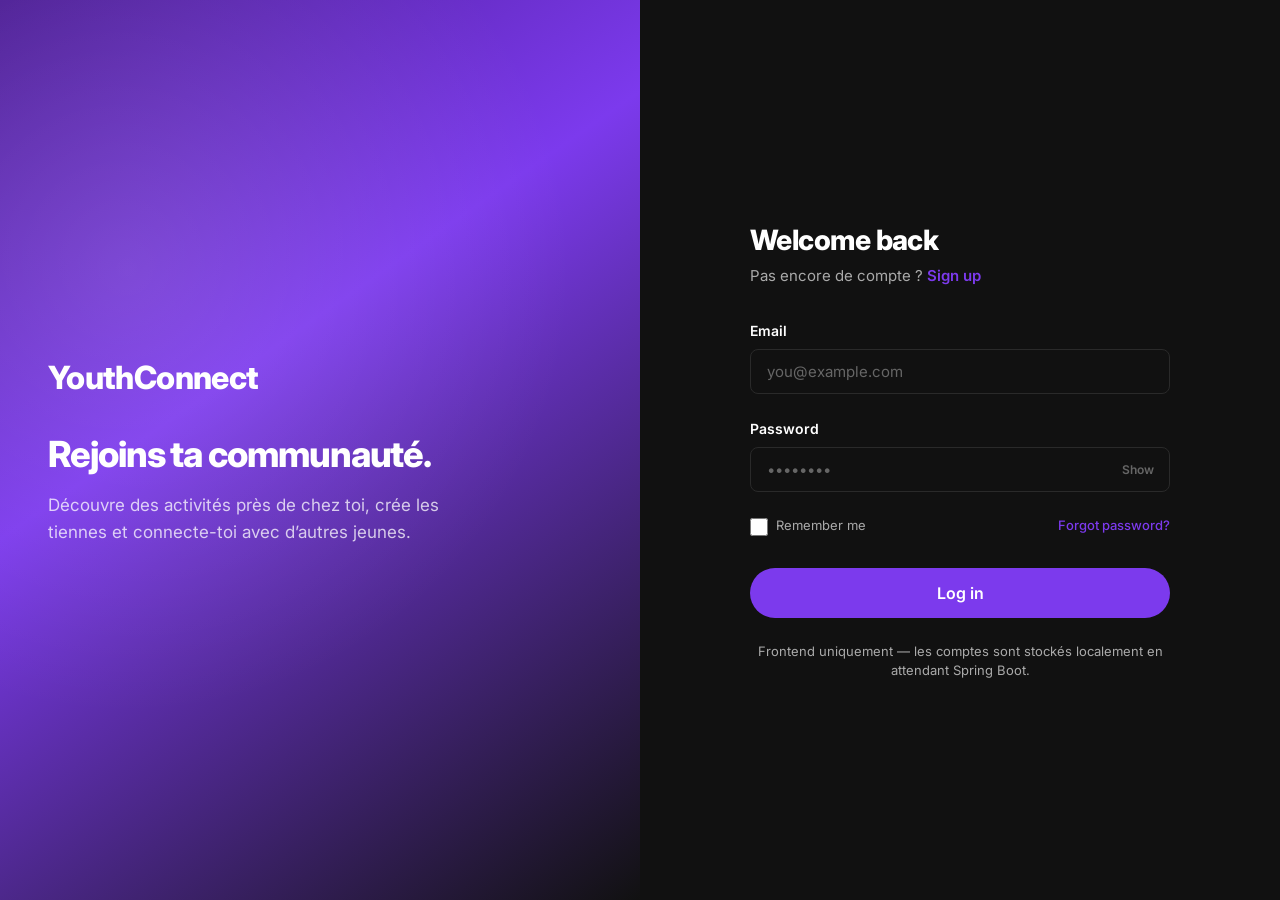
<file: index.html>
<!DOCTYPE html>
<html lang="en">
<head>
  <meta charset="UTF-8">
  <meta name="viewport" content="width=device-width, initial-scale=1.0">
  <title>YouthConnect — Discover Activities</title>
  <link rel="preconnect" href="https://fonts.googleapis.com">
  <link rel="preconnect" href="https://fonts.gstatic.com" crossorigin>
  <link href="https://fonts.googleapis.com/css2?family=Inter:wght@400;500;600;700;800&display=swap" rel="stylesheet">
  <link rel="stylesheet" href="css/styles.css">
  <style>
    /* Fallback si le CSS externe ne charge pas */
    body { background: #111; color: #fff; font-family: Inter, system-ui, sans-serif; margin: 0; min-height: 100vh; }
    noscript { display: block; padding: 2rem; text-align: center; background: #7c3aed; }
  </style>
</head>
<body>
  <noscript>Activez JavaScript pour utiliser YouthConnect.</noscript>
  <header class="navbar">
    <div class="navbar__inner">
      <a href="index.html" class="navbar__logo">YouthConnect</a>

      <nav class="navbar__nav" aria-label="Main navigation">
        <a href="index.html" class="navbar__link navbar__link--active">Discover</a>
        <a href="activities.html" class="navbar__link">My activities</a>
        <a href="profile.html" class="navbar__link">Profile</a>
      </nav>

      <div class="navbar__actions">
        <a href="create.html" class="btn-create nav-auth-only hidden">+ Create activity</a>
        <div class="navbar__auth-guest" id="navGuest">
          <a href="login.html" class="btn-nav-text">Log in</a>
          <a href="signup.html" class="btn-nav-signup">Sign up</a>
        </div>
        <div class="navbar__auth-user hidden" id="navUser">
          <a href="profile.html" class="navbar__avatar" id="navAvatar" aria-label="Profile">YC</a>
          <button type="button" class="btn-nav-logout" id="btnLogout">Log out</button>
        </div>
        <button type="button" class="navbar__hamburger" aria-label="Open menu" aria-expanded="false">
          <span></span>
          <span></span>
          <span></span>
        </button>
      </div>
    </div>
  </header>

  <nav class="mobile-menu" id="mobileMenu" aria-hidden="true">
    <a href="index.html" class="mobile-menu__link mobile-menu__link--active">Discover</a>
    <a href="activities.html" class="mobile-menu__link">My activities</a>
    <a href="profile.html" class="mobile-menu__link">Profile</a>
    <a href="create.html" class="btn-create nav-auth-only hidden">+ Create activity</a>
    <div class="mobile-menu__auth" id="mobileNavGuest">
      <a href="login.html" class="mobile-menu__link">Log in</a>
      <a href="signup.html" class="mobile-menu__link">Sign up</a>
    </div>
    <div class="mobile-menu__auth hidden" id="mobileNavUser">
      <button type="button" class="btn-nav-logout" id="btnLogoutMobile" style="width:100%">Log out</button>
    </div>
  </nav>

  <main class="main">
    <div class="filter-tabs" role="tablist">
      <button type="button" class="filter-tab filter-tab--active" data-filter="all">All activities</button>
      <button type="button" class="filter-tab" data-filter="near">Near me</button>
      <button type="button" class="filter-tab" data-filter="week">This week</button>
    </div>

    <div class="search-bar">
      <svg class="search-bar__icon" width="20" height="20" viewBox="0 0 24 24" fill="none" stroke="currentColor" stroke-width="2" aria-hidden="true">
        <circle cx="11" cy="11" r="8"></circle>
        <path d="m21 21-4.35-4.35"></path>
      </svg>
      <input type="search" class="search-bar__input" placeholder="Search activities, locations..." aria-label="Search activities">
    </div>

    <div class="category-pills" role="group" aria-label="Categories">
      <button type="button" class="category-pill category-pill--active" data-category="all">All</button>
      <button type="button" class="category-pill" data-category="sports">Sports</button>
      <button type="button" class="category-pill" data-category="music">Music</button>
      <button type="button" class="category-pill" data-category="art">Art</button>
      <button type="button" class="category-pill" data-category="tech">Tech</button>
      <button type="button" class="category-pill" data-category="outdoor">Outdoor</button>
    </div>

    <h2 class="section-title">FEATURED THIS WEEK</h2>

    <div class="activity-grid" id="activityGrid">
      <article class="activity-card" data-category="sports" data-near="true" data-week="true" data-search="football match sports riverside park">
        <div class="activity-card__banner activity-card__banner--sports">
          <span class="activity-card__emoji" aria-hidden="true">⚽</span>
        </div>
        <div class="activity-card__body">
          <h3 class="activity-card__title">Football match</h3>
          <p class="activity-card__meta">Sat, May 18 · Riverside Park</p>
          <div class="activity-card__footer">
            <div class="activity-card__left">
              <span class="badge badge--sports">Sports</span>
              <span class="activity-card__count">14/20</span>
            </div>
            <button type="button" class="btn-join">Join</button>
          </div>
        </div>
      </article>

      <article class="activity-card" data-category="music" data-near="true" data-week="true" data-search="jam session music downtown studio">
        <div class="activity-card__banner activity-card__banner--music">
          <span class="activity-card__emoji" aria-hidden="true">🎵</span>
        </div>
        <div class="activity-card__body">
          <h3 class="activity-card__title">Jam session</h3>
          <p class="activity-card__meta">Fri, May 17 · Downtown Studio</p>
          <div class="activity-card__footer">
            <div class="activity-card__left">
              <span class="badge badge--music">Music</span>
              <span class="activity-card__count">6/12</span>
            </div>
            <button type="button" class="btn-join">Join</button>
          </div>
        </div>
      </article>

      <article class="activity-card" data-category="art" data-near="false" data-week="true" data-search="graffiti workshop art warehouse district">
        <div class="activity-card__banner activity-card__banner--art">
          <span class="activity-card__emoji" aria-hidden="true">🎨</span>
        </div>
        <div class="activity-card__body">
          <h3 class="activity-card__title">Graffiti workshop</h3>
          <p class="activity-card__meta">Sun, May 19 · Warehouse District</p>
          <div class="activity-card__footer">
            <div class="activity-card__left">
              <span class="badge badge--art">Art</span>
              <span class="activity-card__count">9/15</span>
            </div>
            <button type="button" class="btn-join">Join</button>
          </div>
        </div>
      </article>

      <article class="activity-card" data-category="tech" data-near="true" data-week="true" data-search="hackathon tech innovation hub">
        <div class="activity-card__banner activity-card__banner--tech">
          <span class="activity-card__emoji" aria-hidden="true">💻</span>
        </div>
        <div class="activity-card__body">
          <h3 class="activity-card__title">Hackathon</h3>
          <p class="activity-card__meta">Sat, May 18 · Innovation Hub</p>
          <div class="activity-card__footer">
            <div class="activity-card__left">
              <span class="badge badge--tech">Tech</span>
              <span class="activity-card__count">24/30</span>
            </div>
            <button type="button" class="btn-join">Join</button>
          </div>
        </div>
      </article>

      <article class="activity-card" data-category="outdoor" data-near="true" data-week="false" data-search="sunrise hike outdoor mountain trail">
        <div class="activity-card__banner activity-card__banner--outdoor">
          <span class="activity-card__emoji" aria-hidden="true">🌿</span>
        </div>
        <div class="activity-card__body">
          <h3 class="activity-card__title">Sunrise hike</h3>
          <p class="activity-card__meta">Sat, May 25 · Mountain Trail</p>
          <div class="activity-card__footer">
            <div class="activity-card__left">
              <span class="badge badge--outdoor">Outdoor</span>
              <span class="activity-card__count">8/16</span>
            </div>
            <button type="button" class="btn-join">Join</button>
          </div>
        </div>
      </article>

      <article class="activity-card" data-category="sports" data-near="false" data-week="true" data-search="basketball pickup sports community court">
        <div class="activity-card__banner activity-card__banner--sports">
          <span class="activity-card__emoji" aria-hidden="true">🏀</span>
        </div>
        <div class="activity-card__body">
          <h3 class="activity-card__title">Basketball pickup</h3>
          <p class="activity-card__meta">Thu, May 16 · Community Court</p>
          <div class="activity-card__footer">
            <div class="activity-card__left">
              <span class="badge badge--sports">Sports</span>
              <span class="activity-card__count">10/10</span>
            </div>
            <button type="button" class="btn-join btn-join--full" disabled>Full</button>
          </div>
        </div>
      </article>
    </div>
  </main>

  <div class="toast" id="toast" role="status" aria-live="polite"></div>

  <script src="js/app.js"></script>
  <script src="js/auth.js"></script>
</body>
</html>
</file>
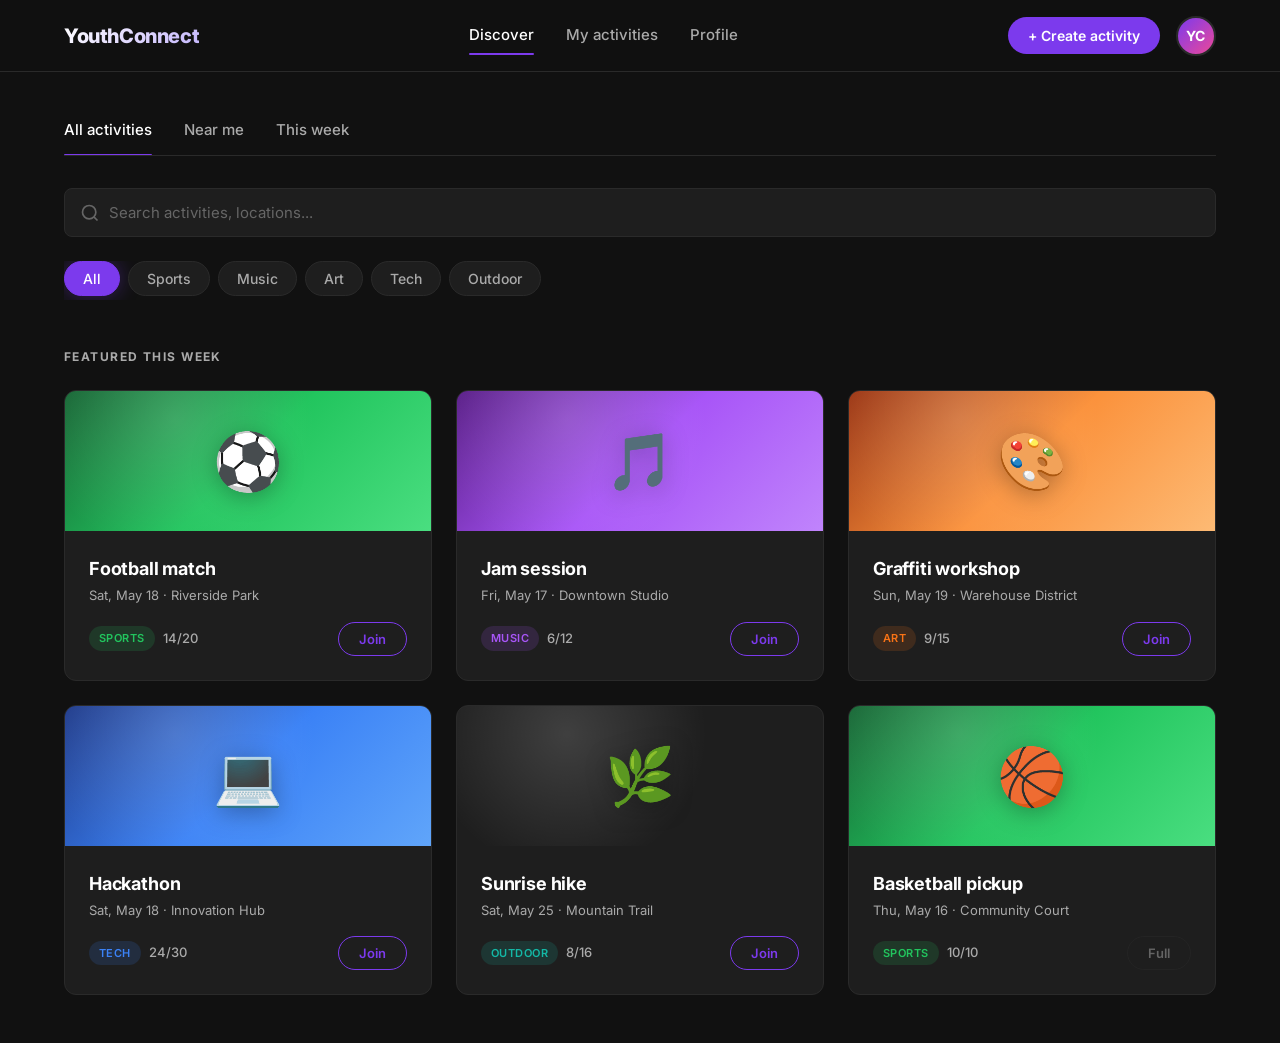
<file: youthconnect/index.html>
<!DOCTYPE html>
<html lang="en">
<head>
  <meta charset="UTF-8">
  <meta name="viewport" content="width=device-width, initial-scale=1.0">
  <title>YouthConnect — Discover Activities</title>
  <link rel="stylesheet" href="css/styles.css">
</head>
<body>
  <header class="navbar">
    <div class="navbar__inner">
      <a href="index.html" class="navbar__logo">YouthConnect</a>

      <nav class="navbar__nav" aria-label="Main navigation">
        <a href="index.html" class="navbar__link navbar__link--active">Discover</a>
        <a href="activities.html" class="navbar__link">My activities</a>
        <a href="profile.html" class="navbar__link">Profile</a>
      </nav>

      <div class="navbar__actions">
        <a href="create.html" class="btn-create">+ Create activity</a>
        <a href="profile.html" class="navbar__avatar" aria-label="Profile">YC</a>
        <button type="button" class="navbar__hamburger" aria-label="Open menu" aria-expanded="false">
          <span></span>
          <span></span>
          <span></span>
        </button>
      </div>
    </div>
  </header>

  <nav class="mobile-menu" id="mobileMenu" aria-hidden="true">
    <a href="index.html" class="mobile-menu__link mobile-menu__link--active">Discover</a>
    <a href="activities.html" class="mobile-menu__link">My activities</a>
    <a href="profile.html" class="mobile-menu__link">Profile</a>
    <a href="create.html" class="btn-create">+ Create activity</a>
  </nav>

  <main class="main">
    <div class="filter-tabs" role="tablist">
      <button type="button" class="filter-tab filter-tab--active" data-filter="all">All activities</button>
      <button type="button" class="filter-tab" data-filter="near">Near me</button>
      <button type="button" class="filter-tab" data-filter="week">This week</button>
    </div>

    <div class="search-bar">
      <svg class="search-bar__icon" width="20" height="20" viewBox="0 0 24 24" fill="none" stroke="currentColor" stroke-width="2" aria-hidden="true">
        <circle cx="11" cy="11" r="8"></circle>
        <path d="m21 21-4.35-4.35"></path>
      </svg>
      <input type="search" class="search-bar__input" placeholder="Search activities, locations..." aria-label="Search activities">
    </div>

    <div class="category-pills" role="group" aria-label="Categories">
      <button type="button" class="category-pill category-pill--active" data-category="all">All</button>
      <button type="button" class="category-pill" data-category="sports">Sports</button>
      <button type="button" class="category-pill" data-category="music">Music</button>
      <button type="button" class="category-pill" data-category="art">Art</button>
      <button type="button" class="category-pill" data-category="tech">Tech</button>
      <button type="button" class="category-pill" data-category="outdoor">Outdoor</button>
    </div>

    <h2 class="section-title">FEATURED THIS WEEK</h2>

    <div class="activity-grid" id="activityGrid">
      <article class="activity-card" data-category="sports" data-near="true" data-week="true" data-search="football match sports riverside park">
        <div class="activity-card__banner activity-card__banner--sports">
          <span class="activity-card__emoji" aria-hidden="true">⚽</span>
        </div>
        <div class="activity-card__body">
          <h3 class="activity-card__title">Football match</h3>
          <p class="activity-card__meta">Sat, May 18 · Riverside Park</p>
          <div class="activity-card__footer">
            <div class="activity-card__left">
              <span class="badge badge--sports">Sports</span>
              <span class="activity-card__count">14/20</span>
            </div>
            <button type="button" class="btn-join">Join</button>
          </div>
        </div>
      </article>

      <article class="activity-card" data-category="music" data-near="true" data-week="true" data-search="jam session music downtown studio">
        <div class="activity-card__banner activity-card__banner--music">
          <span class="activity-card__emoji" aria-hidden="true">🎵</span>
        </div>
        <div class="activity-card__body">
          <h3 class="activity-card__title">Jam session</h3>
          <p class="activity-card__meta">Fri, May 17 · Downtown Studio</p>
          <div class="activity-card__footer">
            <div class="activity-card__left">
              <span class="badge badge--music">Music</span>
              <span class="activity-card__count">6/12</span>
            </div>
            <button type="button" class="btn-join">Join</button>
          </div>
        </div>
      </article>

      <article class="activity-card" data-category="art" data-near="false" data-week="true" data-search="graffiti workshop art warehouse district">
        <div class="activity-card__banner activity-card__banner--art">
          <span class="activity-card__emoji" aria-hidden="true">🎨</span>
        </div>
        <div class="activity-card__body">
          <h3 class="activity-card__title">Graffiti workshop</h3>
          <p class="activity-card__meta">Sun, May 19 · Warehouse District</p>
          <div class="activity-card__footer">
            <div class="activity-card__left">
              <span class="badge badge--art">Art</span>
              <span class="activity-card__count">9/15</span>
            </div>
            <button type="button" class="btn-join">Join</button>
          </div>
        </div>
      </article>

      <article class="activity-card" data-category="tech" data-near="true" data-week="true" data-search="hackathon tech innovation hub">
        <div class="activity-card__banner activity-card__banner--tech">
          <span class="activity-card__emoji" aria-hidden="true">💻</span>
        </div>
        <div class="activity-card__body">
          <h3 class="activity-card__title">Hackathon</h3>
          <p class="activity-card__meta">Sat, May 18 · Innovation Hub</p>
          <div class="activity-card__footer">
            <div class="activity-card__left">
              <span class="badge badge--tech">Tech</span>
              <span class="activity-card__count">24/30</span>
            </div>
            <button type="button" class="btn-join">Join</button>
          </div>
        </div>
      </article>

      <article class="activity-card" data-category="outdoor" data-near="true" data-week="false" data-search="sunrise hike outdoor mountain trail">
        <div class="activity-card__banner activity-card__banner--outdoor">
          <span class="activity-card__emoji" aria-hidden="true">🌿</span>
        </div>
        <div class="activity-card__body">
          <h3 class="activity-card__title">Sunrise hike</h3>
          <p class="activity-card__meta">Sat, May 25 · Mountain Trail</p>
          <div class="activity-card__footer">
            <div class="activity-card__left">
              <span class="badge badge--outdoor">Outdoor</span>
              <span class="activity-card__count">8/16</span>
            </div>
            <button type="button" class="btn-join">Join</button>
          </div>
        </div>
      </article>

      <article class="activity-card" data-category="sports" data-near="false" data-week="true" data-search="basketball pickup sports community court">
        <div class="activity-card__banner activity-card__banner--sports">
          <span class="activity-card__emoji" aria-hidden="true">🏀</span>
        </div>
        <div class="activity-card__body">
          <h3 class="activity-card__title">Basketball pickup</h3>
          <p class="activity-card__meta">Thu, May 16 · Community Court</p>
          <div class="activity-card__footer">
            <div class="activity-card__left">
              <span class="badge badge--sports">Sports</span>
              <span class="activity-card__count">10/10</span>
            </div>
            <button type="button" class="btn-join btn-join--full" disabled>Full</button>
          </div>
        </div>
      </article>
    </div>
  </main>

  <div class="toast" id="toast" role="status" aria-live="polite"></div>

  <script src="js/app.js"></script>
</body>
</html>
</file>
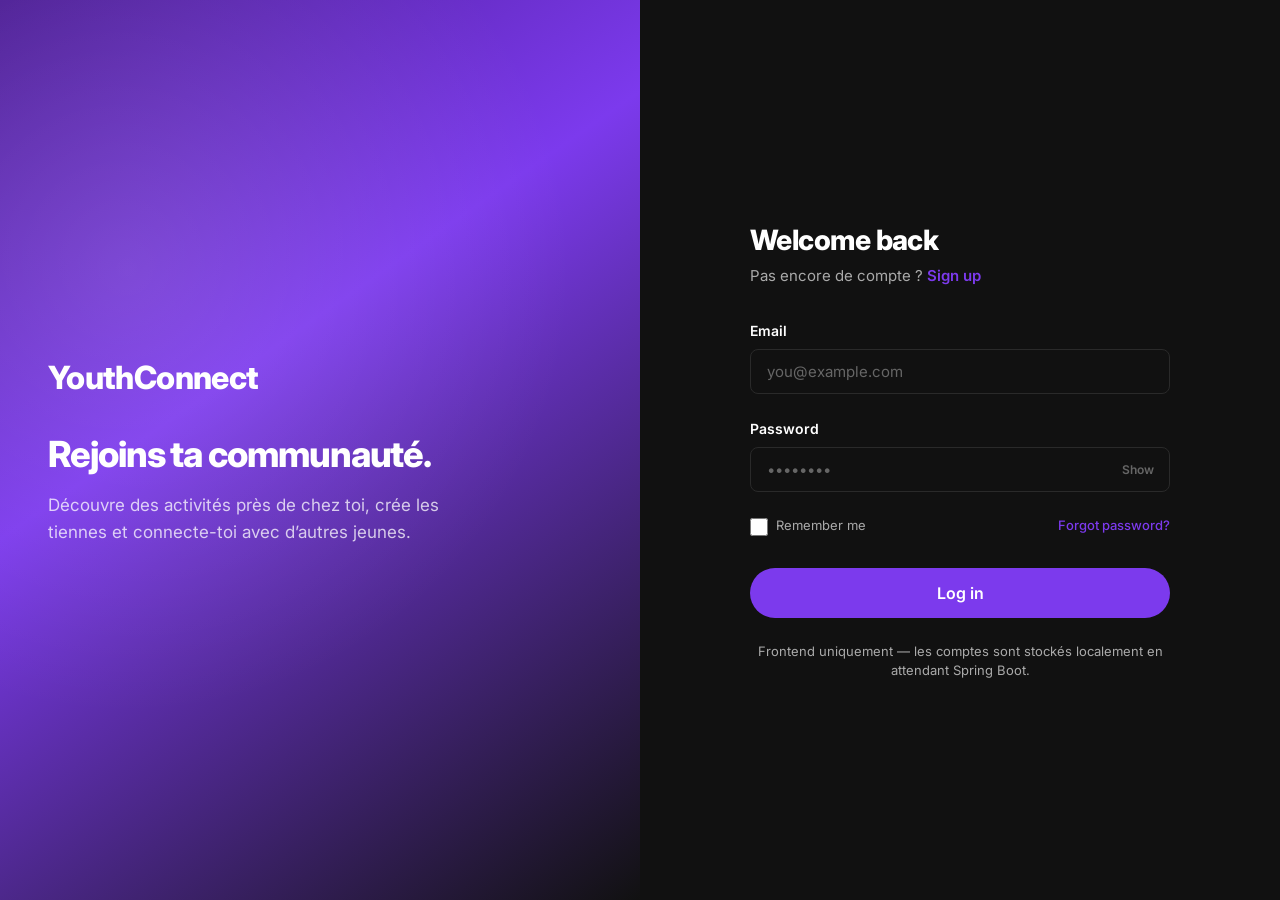
<file: frontend/development-platform-massine_ayoub-master/index.html>
<!DOCTYPE html>
<html lang="en">
<head>
  <meta charset="UTF-8">
  <meta name="viewport" content="width=device-width, initial-scale=1.0">
  <title>YouthConnect — Discover Activities</title>
  <link rel="preconnect" href="https://fonts.googleapis.com">
  <link rel="preconnect" href="https://fonts.gstatic.com" crossorigin>
  <link href="https://fonts.googleapis.com/css2?family=Inter:wght@400;500;600;700;800&display=swap" rel="stylesheet">
  <link rel="stylesheet" href="css/styles.css">
  <style>
    /* Fallback si le CSS externe ne charge pas */
    body { background: #111; color: #fff; font-family: Inter, system-ui, sans-serif; margin: 0; min-height: 100vh; }
    noscript { display: block; padding: 2rem; text-align: center; background: #7c3aed; }
  </style>
</head>
<body>
  <noscript>Activez JavaScript pour utiliser YouthConnect.</noscript>
  <header class="navbar">
    <div class="navbar__inner">
      <a href="index.html" class="navbar__logo">YouthConnect</a>

      <nav class="navbar__nav" aria-label="Main navigation">
        <a href="index.html" class="navbar__link navbar__link--active">Discover</a>
        <a href="activities.html" class="navbar__link">My activities</a>
        <a href="profile.html" class="navbar__link">Profile</a>
      </nav>

      <div class="navbar__actions">
        <a href="create.html" class="btn-create nav-auth-only hidden">+ Create activity</a>
        <div class="navbar__auth-guest" id="navGuest">
          <a href="login.html" class="btn-nav-text">Log in</a>
          <a href="signup.html" class="btn-nav-signup">Sign up</a>
        </div>
        <div class="navbar__auth-user hidden" id="navUser">
          <a href="profile.html" class="navbar__avatar" id="navAvatar" aria-label="Profile">YC</a>
          <button type="button" class="btn-nav-logout" id="btnLogout">Log out</button>
        </div>
        <button type="button" class="navbar__hamburger" aria-label="Open menu" aria-expanded="false">
          <span></span>
          <span></span>
          <span></span>
        </button>
      </div>
    </div>
  </header>

  <nav class="mobile-menu" id="mobileMenu" aria-hidden="true">
    <a href="index.html" class="mobile-menu__link mobile-menu__link--active">Discover</a>
    <a href="activities.html" class="mobile-menu__link">My activities</a>
    <a href="profile.html" class="mobile-menu__link">Profile</a>
    <a href="create.html" class="btn-create nav-auth-only hidden">+ Create activity</a>
    <div class="mobile-menu__auth" id="mobileNavGuest">
      <a href="login.html" class="mobile-menu__link">Log in</a>
      <a href="signup.html" class="mobile-menu__link">Sign up</a>
    </div>
    <div class="mobile-menu__auth hidden" id="mobileNavUser">
      <button type="button" class="btn-nav-logout" id="btnLogoutMobile" style="width:100%">Log out</button>
    </div>
  </nav>

  <main class="main">

    <div class="search-bar">
      <svg class="search-bar__icon" width="20" height="20" viewBox="0 0 24 24" fill="none" stroke="currentColor" stroke-width="2" aria-hidden="true">
        <circle cx="11" cy="11" r="8"></circle>
        <path d="m21 21-4.35-4.35"></path>
      </svg>
      <input type="search" class="search-bar__input" placeholder="Search activities, locations..." aria-label="Search activities">
    </div>

    <div class="category-pills" role="group" aria-label="Categories">
      <button type="button" class="category-pill category-pill--active" data-category="all">All</button>
      <button type="button" class="category-pill" data-category="sports">Sports</button>
      <button type="button" class="category-pill" data-category="music">Music</button>
      <button type="button" class="category-pill" data-category="art">Art</button>
      <button type="button" class="category-pill" data-category="tech">Tech</button>
      <button type="button" class="category-pill" data-category="outdoor">Outdoor</button>
    </div>

    <h2 class="section-title">FEATURED THIS WEEK</h2>

    <div class="activity-grid" id="activityGrid">
      <article class="activity-card" data-category="sports" data-near="true" data-week="true" data-search="football match sports riverside park">
        <div class="activity-card__banner activity-card__banner--sports">
          <span class="activity-card__emoji" aria-hidden="true">⚽</span>
        </div>
        <div class="activity-card__body">
          <h3 class="activity-card__title">Football match</h3>
          <p class="activity-card__meta">Sat, May 18 · Riverside Park</p>
          <div class="activity-card__footer">
            <div class="activity-card__left">
              <span class="badge badge--sports">Sports</span>
              <span class="activity-card__count">14/20</span>
            </div>
            <button type="button" class="btn-join">Join</button>
          </div>
        </div>
      </article>

      <article class="activity-card" data-category="music" data-near="true" data-week="true" data-search="jam session music downtown studio">
        <div class="activity-card__banner activity-card__banner--music">
          <span class="activity-card__emoji" aria-hidden="true">🎵</span>
        </div>
        <div class="activity-card__body">
          <h3 class="activity-card__title">Jam session</h3>
          <p class="activity-card__meta">Fri, May 17 · Downtown Studio</p>
          <div class="activity-card__footer">
            <div class="activity-card__left">
              <span class="badge badge--music">Music</span>
              <span class="activity-card__count">6/12</span>
            </div>
            <button type="button" class="btn-join">Join</button>
          </div>
        </div>
      </article>

      <article class="activity-card" data-category="art" data-near="false" data-week="true" data-search="graffiti workshop art warehouse district">
        <div class="activity-card__banner activity-card__banner--art">
          <span class="activity-card__emoji" aria-hidden="true">🎨</span>
        </div>
        <div class="activity-card__body">
          <h3 class="activity-card__title">Graffiti workshop</h3>
          <p class="activity-card__meta">Sun, May 19 · Warehouse District</p>
          <div class="activity-card__footer">
            <div class="activity-card__left">
              <span class="badge badge--art">Art</span>
              <span class="activity-card__count">9/15</span>
            </div>
            <button type="button" class="btn-join">Join</button>
          </div>
        </div>
      </article>

      <article class="activity-card" data-category="tech" data-near="true" data-week="true" data-search="hackathon tech innovation hub">
        <div class="activity-card__banner activity-card__banner--tech">
          <span class="activity-card__emoji" aria-hidden="true">💻</span>
        </div>
        <div class="activity-card__body">
          <h3 class="activity-card__title">Hackathon</h3>
          <p class="activity-card__meta">Sat, May 18 · Innovation Hub</p>
          <div class="activity-card__footer">
            <div class="activity-card__left">
              <span class="badge badge--tech">Tech</span>
              <span class="activity-card__count">24/30</span>
            </div>
            <button type="button" class="btn-join">Join</button>
          </div>
        </div>
      </article>

      <article class="activity-card" data-category="outdoor" data-near="true" data-week="false" data-search="sunrise hike outdoor mountain trail">
        <div class="activity-card__banner activity-card__banner--outdoor">
          <span class="activity-card__emoji" aria-hidden="true">🌿</span>
        </div>
        <div class="activity-card__body">
          <h3 class="activity-card__title">Sunrise hike</h3>
          <p class="activity-card__meta">Sat, May 25 · Mountain Trail</p>
          <div class="activity-card__footer">
            <div class="activity-card__left">
              <span class="badge badge--outdoor">Outdoor</span>
              <span class="activity-card__count">8/16</span>
            </div>
            <button type="button" class="btn-join">Join</button>
          </div>
        </div>
      </article>

      <article class="activity-card" data-category="sports" data-near="false" data-week="true" data-search="basketball pickup sports community court">
        <div class="activity-card__banner activity-card__banner--sports">
          <span class="activity-card__emoji" aria-hidden="true">🏀</span>
        </div>
        <div class="activity-card__body">
          <h3 class="activity-card__title">Basketball pickup</h3>
          <p class="activity-card__meta">Thu, May 16 · Community Court</p>
          <div class="activity-card__footer">
            <div class="activity-card__left">
              <span class="badge badge--sports">Sports</span>
              <span class="activity-card__count">10/10</span>
            </div>
            <button type="button" class="btn-join btn-join--full" disabled>Full</button>
          </div>
        </div>
      </article>
    </div>
  </main>

  <div class="toast" id="toast" role="status" aria-live="polite"></div>

  <script src="js/app.js"></script>
  <script src="js/auth.js"></script>
</body>
</html>
</file>
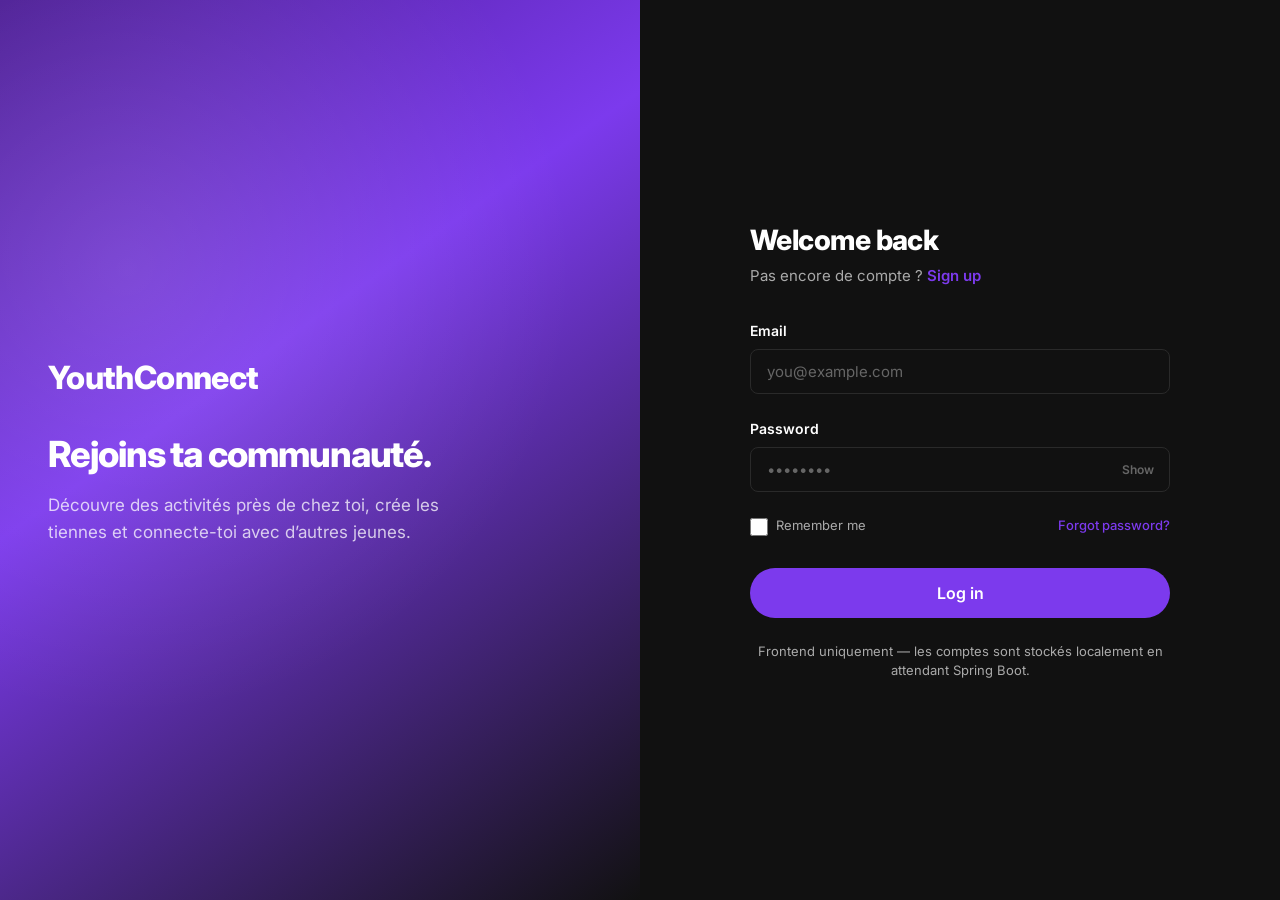
<file: activities.html>
<!DOCTYPE html>
<html lang="en">
<head>
  <meta charset="UTF-8">
  <meta name="viewport" content="width=device-width, initial-scale=1.0">
  <title>YouthConnect — My Activities</title>
  <link rel="stylesheet" href="css/styles.css">
</head>
<body>
  <header class="navbar">
    <div class="navbar__inner">
      <a href="index.html" class="navbar__logo">YouthConnect</a>
      <nav class="navbar__nav" aria-label="Main navigation">
        <a href="index.html" class="navbar__link">Discover</a>
        <a href="activities.html" class="navbar__link navbar__link--active">My activities</a>
        <a href="profile.html" class="navbar__link">Profile</a>
      </nav>
      <div class="navbar__actions">
        <a href="create.html" class="btn-create nav-auth-only hidden">+ Create activity</a>
        <div class="navbar__auth-guest" id="navGuest">
          <a href="login.html" class="btn-nav-text">Log in</a>
          <a href="signup.html" class="btn-nav-signup">Sign up</a>
        </div>
        <div class="navbar__auth-user hidden" id="navUser">
          <a href="profile.html" class="navbar__avatar" id="navAvatar" aria-label="Profile">YC</a>
          <button type="button" class="btn-nav-logout" id="btnLogout">Log out</button>
        </div>
        <button type="button" class="navbar__hamburger" aria-label="Open menu" aria-expanded="false">
          <span></span><span></span><span></span>
        </button>
      </div>
    </div>
  </header>

  <nav class="mobile-menu" id="mobileMenu" aria-hidden="true">
    <a href="index.html" class="mobile-menu__link">Discover</a>
    <a href="activities.html" class="mobile-menu__link mobile-menu__link--active">My activities</a>
    <a href="profile.html" class="mobile-menu__link">Profile</a>
    <a href="create.html" class="btn-create nav-auth-only hidden">+ Create activity</a>
    <div class="mobile-menu__auth" id="mobileNavGuest">
      <a href="login.html" class="mobile-menu__link">Log in</a>
      <a href="signup.html" class="mobile-menu__link">Sign up</a>
    </div>
    <div class="mobile-menu__auth hidden" id="mobileNavUser">
      <button type="button" class="btn-nav-logout" id="btnLogoutMobile" style="width:100%">Log out</button>
    </div>
  </nav>

  <main class="main">
    <div class="page-header" style="text-align:left;padding-top:0">
      <h1 style="font-size:1.75rem;font-weight:800;margin-bottom:0.5rem">My activities</h1>
      <p style="color:var(--color-text-muted);margin:0">Activities you've joined or created.</p>
    </div>

    <section style="margin-top:2rem">
      <h2 class="section-title">JOINED</h2>
      <div class="activity-grid" style="margin-bottom:2.5rem">
        <article class="activity-card">
          <div class="activity-card__banner activity-card__banner--sports">
            <span class="activity-card__emoji">⚽</span>
          </div>
          <div class="activity-card__body">
            <h3 class="activity-card__title">Football match</h3>
            <p class="activity-card__meta">Sat, May 18 · Riverside Park</p>
            <div class="activity-card__footer">
              <div class="activity-card__left">
                <span class="badge badge--sports">Sports</span>
                <span class="activity-card__count">15/20</span>
              </div>
              <button type="button" class="btn-join joined">Joined</button>
            </div>
          </div>
        </article>
        <article class="activity-card">
          <div class="activity-card__banner activity-card__banner--tech">
            <span class="activity-card__emoji">💻</span>
          </div>
          <div class="activity-card__body">
            <h3 class="activity-card__title">Hackathon</h3>
            <p class="activity-card__meta">Sat, May 18 · Innovation Hub</p>
            <div class="activity-card__footer">
              <div class="activity-card__left">
                <span class="badge badge--tech">Tech</span>
                <span class="activity-card__count">25/30</span>
              </div>
              <button type="button" class="btn-join joined">Joined</button>
            </div>
          </div>
        </article>
      </div>

      <h2 class="section-title">CREATED BY YOU</h2>
      <div class="empty-state" id="createdEmpty">
        <div class="empty-state__icon">✨</div>
        <h2>No activities yet</h2>
        <p>Start something new and invite others to join.</p>
        <a href="create.html" class="btn btn--primary" style="display:inline-flex;width:auto;flex:none">+ Create activity</a>
      </div>
      <div class="activity-grid" id="createdList" style="display:none;margin-top:1rem"></div>
    </section>
  </main>

  <script src="js/app.js"></script>
  <script src="js/auth.js"></script>
  <script>
    (function () {
      const stored = JSON.parse(localStorage.getItem('youthconnect_created') || '[]');
      const empty = document.getElementById('createdEmpty');
      const list = document.getElementById('createdList');
      if (!stored.length) return;

      const emojiMap = { sports: '⚽', music: '🎵', art: '🎨', tech: '💻', outdoor: '🌿', other: '✨' };
      empty.style.display = 'none';
      list.style.display = 'grid';

      stored.forEach((item) => {
        const cat = item.category || 'other';
        const bannerCat = cat === 'other' ? 'music' : cat;
        const card = document.createElement('article');
        card.className = 'activity-card';
        card.innerHTML =
          '<div class="activity-card__banner activity-card__banner--' +
          bannerCat +
          '"><span class="activity-card__emoji">' +
          (emojiMap[cat] || '✨') +
          '</span></div>' +
          '<div class="activity-card__body"><h3 class="activity-card__title">' +
          item.title +
          '</h3><p class="activity-card__meta">' +
          (item.date || 'TBD') +
          ' · ' +
          (item.location || 'TBD') +
          '</p><div class="activity-card__footer"><span class="badge badge--' +
          bannerCat +
          '">' +
          cat.charAt(0).toUpperCase() +
          cat.slice(1) +
          '</span><span class="activity-card__count">1/' +
          (item.maxParticipants === 'unlimited' ? '∞' : item.maxParticipants) +
          '</span></div></div>';
        list.appendChild(card);
      });
    })();
  </script>
</body>
</html>
</file>
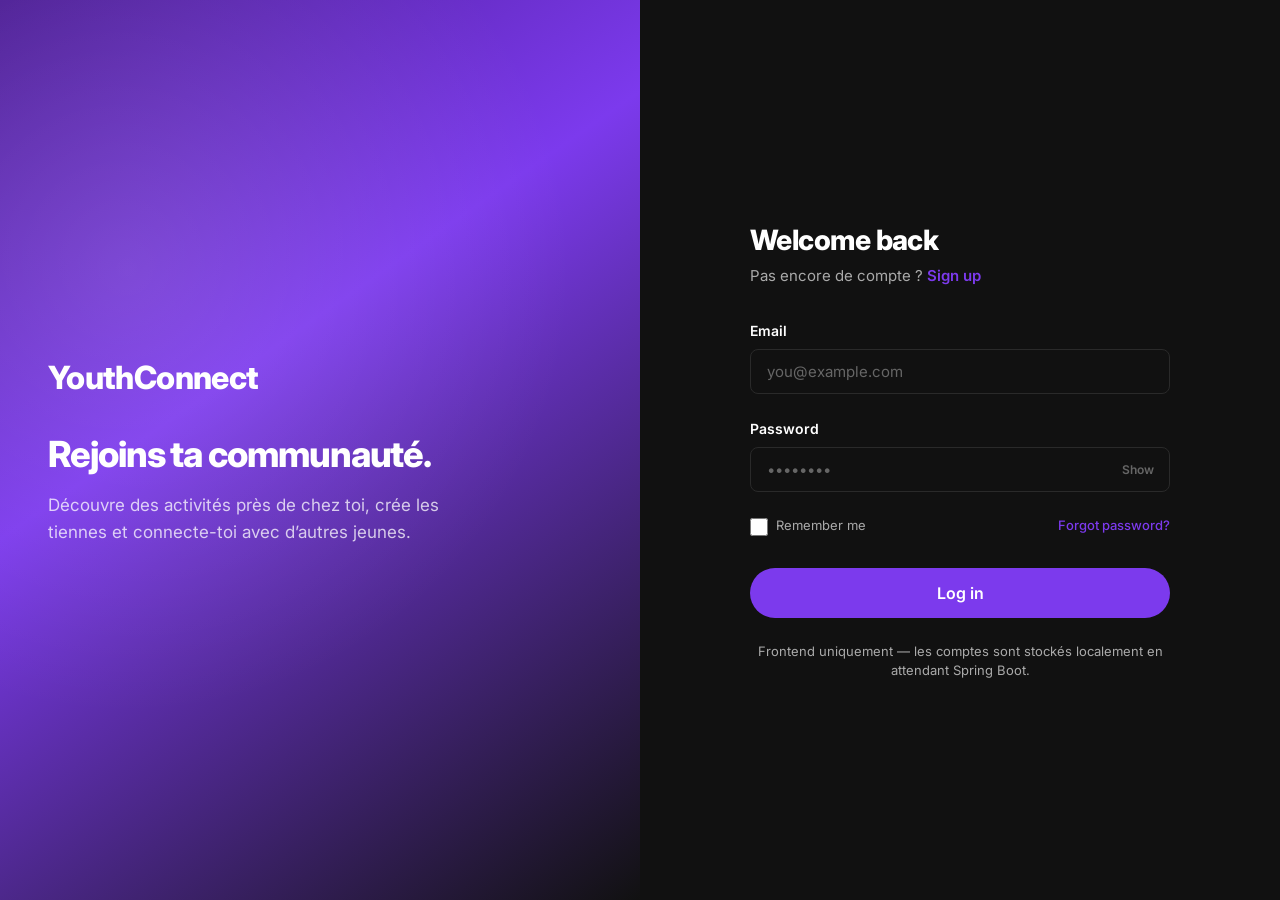
<file: create.html>
<!DOCTYPE html>
<html lang="en">
<head>
  <meta charset="UTF-8">
  <meta name="viewport" content="width=device-width, initial-scale=1.0">
  <title>YouthConnect — Create Activity</title>
  <link rel="preconnect" href="https://fonts.googleapis.com">
  <link rel="preconnect" href="https://fonts.gstatic.com" crossorigin>
  <link href="https://fonts.googleapis.com/css2?family=Inter:wght@400;500;600;700;800&display=swap" rel="stylesheet">
  <link rel="stylesheet" href="css/styles.css">
</head>
<body>
  <header class="navbar">
    <div class="navbar__inner">
      <a href="index.html" class="navbar__logo">YouthConnect</a>
      <nav class="navbar__nav" aria-label="Main navigation">
        <a href="index.html" class="navbar__link">Discover</a>
        <a href="activities.html" class="navbar__link">My activities</a>
        <a href="profile.html" class="navbar__link">Profile</a>
      </nav>
      <div class="navbar__actions">
        <a href="create.html" class="btn-create nav-auth-only hidden">+ Create activity</a>
        <div class="navbar__auth-guest" id="navGuest">
          <a href="login.html" class="btn-nav-text">Log in</a>
          <a href="signup.html" class="btn-nav-signup">Sign up</a>
        </div>
        <div class="navbar__auth-user hidden" id="navUser">
          <a href="profile.html" class="navbar__avatar" id="navAvatar" aria-label="Profile">YC</a>
          <button type="button" class="btn-nav-logout" id="btnLogout">Log out</button>
        </div>
        <button type="button" class="navbar__hamburger" aria-label="Open menu" aria-expanded="false">
          <span></span><span></span><span></span>
        </button>
      </div>
    </div>
  </header>

  <nav class="mobile-menu" id="mobileMenu" aria-hidden="true">
    <a href="index.html" class="mobile-menu__link">Discover</a>
    <a href="activities.html" class="mobile-menu__link">My activities</a>
    <a href="profile.html" class="mobile-menu__link">Profile</a>
    <a href="create.html" class="btn-create nav-auth-only hidden">+ Create activity</a>
    <div class="mobile-menu__auth" id="mobileNavGuest">
      <a href="login.html" class="mobile-menu__link">Log in</a>
      <a href="signup.html" class="mobile-menu__link">Sign up</a>
    </div>
    <div class="mobile-menu__auth hidden" id="mobileNavUser">
      <button type="button" class="btn-nav-logout" id="btnLogoutMobile" style="width:100%">Log out</button>
    </div>
  </nav>

  <main class="page-create">
    <form class="form-card" id="createForm" novalidate>
      <h1 class="form-card__title">Create an activity</h1>
      <p class="form-card__subtitle">Share something fun and bring your community together.</p>

      <div class="form-group">
        <label class="form-label" for="title">
          Title
          <span class="form-label__counter" id="titleCounter">0/80</span>
        </label>
        <input type="text" id="title" name="title" class="form-input" placeholder="Give your activity a catchy name" maxlength="80" required>
      </div>

      <div class="form-group">
        <span class="form-label">Category</span>
        <div class="category-grid" id="categoryGrid" role="group" aria-label="Select category">
          <button type="button" class="category-btn" data-category="sports"><span class="category-btn__emoji">⚽</span>Sports</button>
          <button type="button" class="category-btn" data-category="music"><span class="category-btn__emoji">🎵</span>Music</button>
          <button type="button" class="category-btn" data-category="art"><span class="category-btn__emoji">🎨</span>Art</button>
          <button type="button" class="category-btn" data-category="tech"><span class="category-btn__emoji">💻</span>Tech</button>
          <button type="button" class="category-btn" data-category="outdoor"><span class="category-btn__emoji">🌿</span>Outdoor</button>
          <button type="button" class="category-btn" data-category="other"><span class="category-btn__emoji">+</span>Other</button>
        </div>
        <input type="hidden" name="category" id="categoryInput" value="">
      </div>

      <div class="form-group">
        <label class="form-label" for="description">
          Description
          <span class="form-label__counter" id="descCounter">0/500</span>
        </label>
        <textarea id="description" name="description" class="form-textarea" placeholder="What's the plan? Who should join?" maxlength="500" required></textarea>
      </div>

      <div class="form-row">
        <div class="form-group">
          <label class="form-label" for="date">Date</label>
          <input type="date" id="date" name="date" class="form-input" required>
        </div>
        <div class="form-group">
          <label class="form-label" for="time">Time</label>
          <input type="time" id="time" name="time" class="form-input" required>
        </div>
      </div>

      <div class="form-row">
        <div class="form-group">
          <label class="form-label" for="location">Location</label>
          <input type="text" id="location" name="location" class="form-input" placeholder="Where will it happen?" required>
        </div>
        <div class="form-group">
          <label class="form-label" for="maxParticipants">Max participants</label>
          <input type="number" id="maxParticipants" name="maxParticipants" class="form-input" placeholder="e.g. 20" min="1">
          <p class="form-hint">Leave empty for unlimited</p>
        </div>
      </div>

      <div class="form-group">
        <span class="form-label">Cover image <span style="font-weight:400;color:var(--color-text-dim)">(optional)</span></span>
        <label class="upload-area" id="uploadArea">
          <input type="file" id="coverImage" accept="image/*" aria-label="Upload cover image">
          <div class="upload-area__content" id="uploadContent">
            <div class="upload-area__icon">📷</div>
            <p class="upload-area__text"><strong>Click to upload</strong> or drag and drop</p>
            <p class="upload-area__text" style="font-size:0.75rem;margin-top:0.25rem">PNG, JPG up to 5MB</p>
          </div>
        </label>
      </div>

      <div class="form-actions">
        <a href="index.html" class="btn btn--outline">Cancel</a>
        <button type="submit" class="btn btn--primary">Publish activity <span aria-hidden="true">↗</span></button>
      </div>
    </form>
  </main>

  <div class="toast" id="toast" role="status" aria-live="polite"></div>

  <script src="js/app.js"></script>
  <script src="js/auth.js"></script>
  <script src="js/create.js"></script>
</body>
</html>
</file>
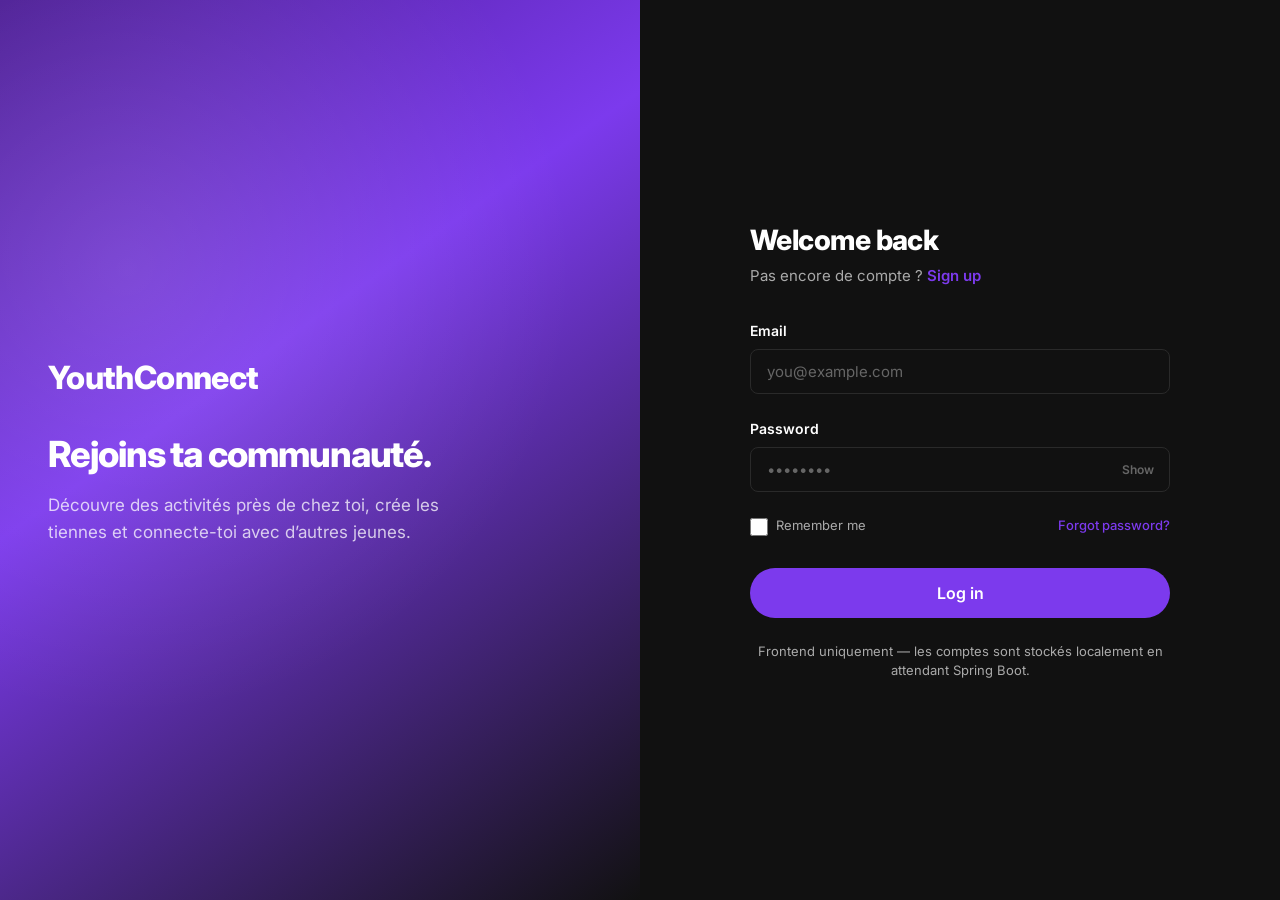
<file: login.html>
<!DOCTYPE html>
<html lang="fr">
<head>
  <meta charset="UTF-8">
  <meta name="viewport" content="width=device-width, initial-scale=1.0">
  <title>YouthConnect — Log in</title>
  <link rel="preconnect" href="https://fonts.googleapis.com">
  <link rel="preconnect" href="https://fonts.gstatic.com" crossorigin>
  <link href="https://fonts.googleapis.com/css2?family=Inter:wght@400;500;600;700;800&display=swap" rel="stylesheet">
  <link rel="stylesheet" href="css/styles.css">
</head>
<body>
  <div class="page-auth">
    <aside class="auth-hero" aria-hidden="true">
      <div class="auth-hero__content">
        <p class="auth-hero__logo">YouthConnect</p>
        <h1 class="auth-hero__title">Rejoins ta communauté.</h1>
        <p class="auth-hero__text">Découvre des activités près de chez toi, crée les tiennes et connecte-toi avec d’autres jeunes.</p>
      </div>
    </aside>

    <main class="auth-panel">
      <div class="auth-card">
        <p class="auth-card__logo-mobile">YouthConnect</p>
        <h1 class="auth-card__title">Welcome back</h1>
        <p class="auth-card__subtitle">
          Pas encore de compte ?
          <a href="signup.html">Sign up</a>
        </p>

        <div class="auth-error" id="authError" role="alert"></div>

        <form id="loginForm" novalidate>
          <div class="form-group">
            <label class="form-label" for="email">Email</label>
            <input type="email" id="email" name="email" class="form-input" placeholder="you@example.com" autocomplete="email" required>
          </div>

          <div class="form-group">
            <label class="form-label" for="password">Password</label>
            <div class="password-wrap">
              <input type="password" id="password" name="password" class="form-input" placeholder="••••••••" autocomplete="current-password" required minlength="6">
              <button type="button" class="btn-toggle-pw" data-toggle-password="password" aria-label="Afficher le mot de passe">Show</button>
            </div>
          </div>

          <div class="auth-row">
            <div class="form-check">
              <input type="checkbox" id="remember" name="remember">
              <label for="remember">Remember me</label>
            </div>
            <a href="#" class="auth-link" onclick="return false" title="Bientôt avec le backend">Forgot password?</a>
          </div>

          <button type="submit" class="btn-auth-submit">Log in</button>
        </form>

        <p class="auth-card__subtitle" style="margin-top:1.5rem;margin-bottom:0;text-align:center;font-size:0.8125rem">
          Frontend uniquement — les comptes sont stockés localement en attendant Spring Boot.
        </p>
      </div>
    </main>
  </div>

  <div class="toast" id="toast" role="status" aria-live="polite"></div>

  <script src="js/app.js"></script>
  <script src="js/auth.js"></script>
</body>
</html>
</file>
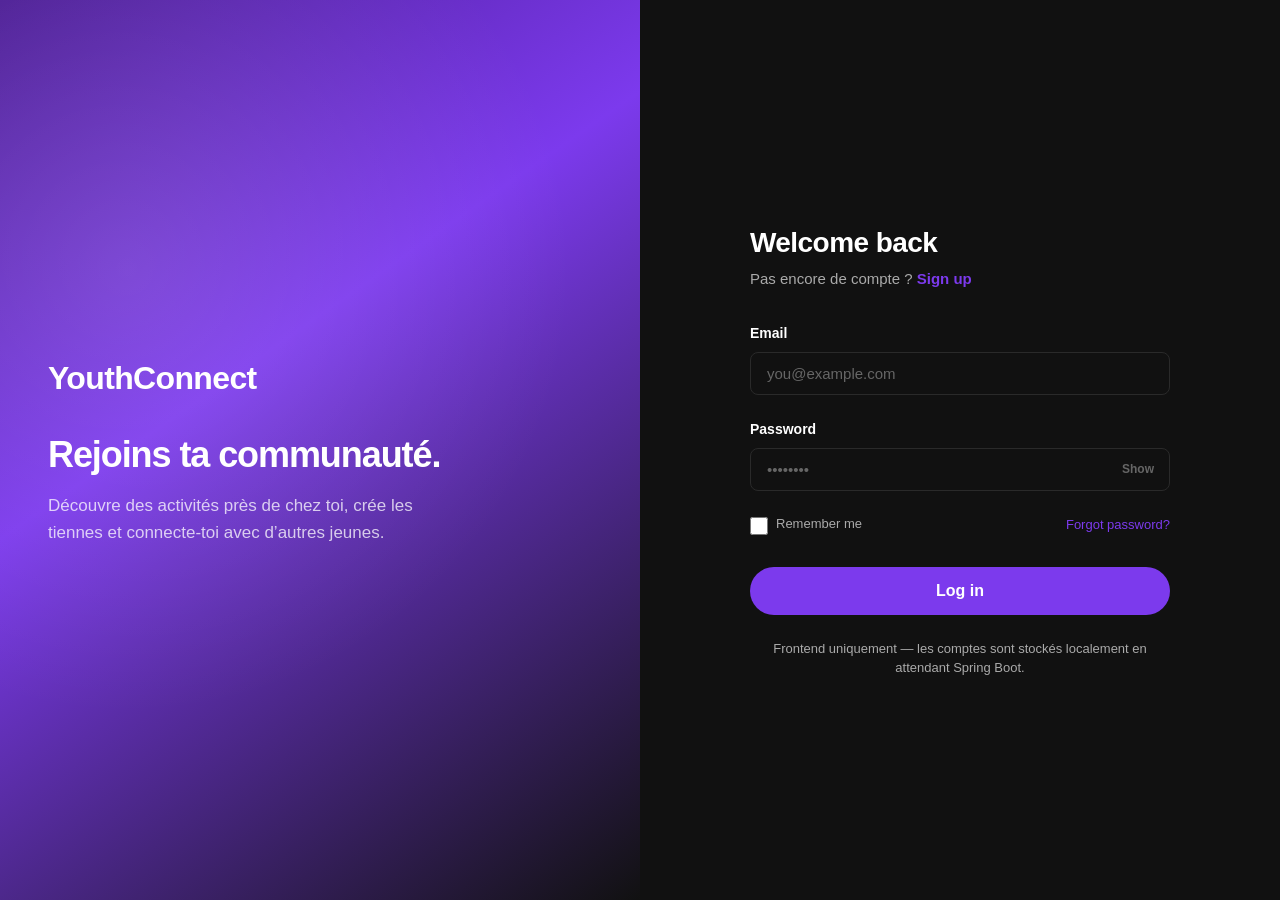
<file: OUVRIR.html>
<!DOCTYPE html>
<html lang="fr">
<head>
  <meta charset="UTF-8">
  <meta http-equiv="refresh" content="0; url=index.html">
  <title>YouthConnect — Ouverture…</title>
  <style>
    body {
      margin: 0;
      min-height: 100vh;
      display: flex;
      align-items: center;
      justify-content: center;
      flex-direction: column;
      gap: 1rem;
      background: #111;
      color: #fff;
      font-family: system-ui, sans-serif;
    }
    a { color: #a78bfa; font-size: 1.25rem; }
  </style>
</head>
<body>
  <p>Chargement de YouthConnect…</p>
  <p><a href="index.html">Cliquez ici si la page ne s’ouvre pas</a></p>
</body>
</html>
</file>
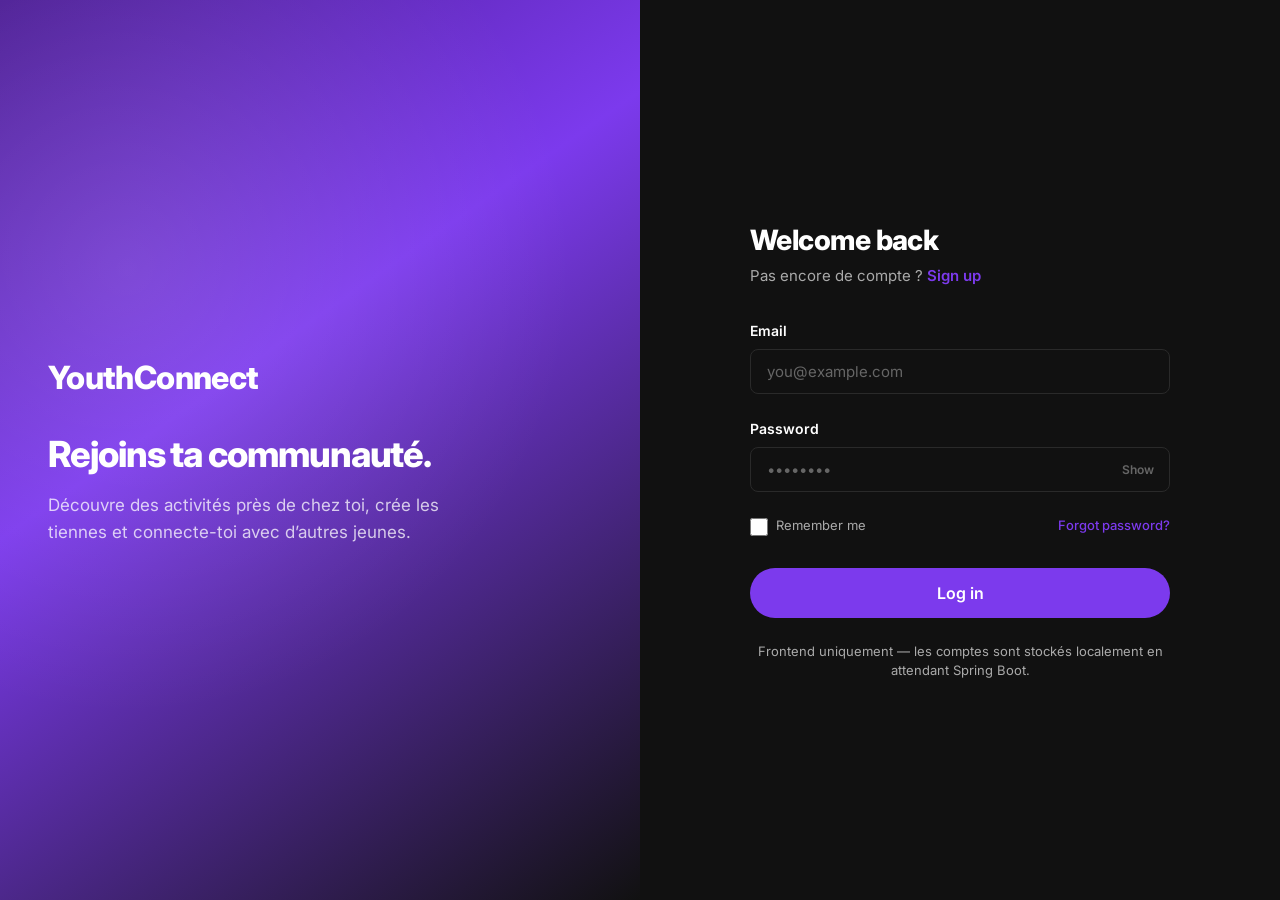
<file: profile.html>
<!DOCTYPE html>
<html lang="en">
<head>
  <meta charset="UTF-8">
  <meta name="viewport" content="width=device-width, initial-scale=1.0">
  <title>YouthConnect — Profile</title>
  <link rel="stylesheet" href="css/styles.css">
</head>
<body>
  <header class="navbar">
    <div class="navbar__inner">
      <a href="index.html" class="navbar__logo">YouthConnect</a>
      <nav class="navbar__nav" aria-label="Main navigation">
        <a href="index.html" class="navbar__link">Discover</a>
        <a href="activities.html" class="navbar__link">My activities</a>
        <a href="profile.html" class="navbar__link navbar__link--active">Profile</a>
      </nav>
      <div class="navbar__actions">
        <a href="create.html" class="btn-create nav-auth-only hidden">+ Create activity</a>
        <div class="navbar__auth-guest" id="navGuest">
          <a href="login.html" class="btn-nav-text">Log in</a>
          <a href="signup.html" class="btn-nav-signup">Sign up</a>
        </div>
        <div class="navbar__auth-user hidden" id="navUser">
          <a href="profile.html" class="navbar__avatar" id="navAvatar" aria-label="Profile">YC</a>
          <button type="button" class="btn-nav-logout" id="btnLogout">Log out</button>
        </div>
        <button type="button" class="navbar__hamburger" aria-label="Open menu" aria-expanded="false">
          <span></span><span></span><span></span>
        </button>
      </div>
    </div>
  </header>

  <nav class="mobile-menu" id="mobileMenu" aria-hidden="true">
    <a href="index.html" class="mobile-menu__link">Discover</a>
    <a href="activities.html" class="mobile-menu__link">My activities</a>
    <a href="profile.html" class="mobile-menu__link mobile-menu__link--active">Profile</a>
    <a href="create.html" class="btn-create nav-auth-only hidden">+ Create activity</a>
    <div class="mobile-menu__auth" id="mobileNavGuest">
      <a href="login.html" class="mobile-menu__link">Log in</a>
      <a href="signup.html" class="mobile-menu__link">Sign up</a>
    </div>
    <div class="mobile-menu__auth hidden" id="mobileNavUser">
      <button type="button" class="btn-nav-logout" id="btnLogoutMobile" style="width:100%">Log out</button>
    </div>
  </nav>

  <main class="main">
    <div class="profile-card">
      <div class="profile-card__avatar" id="profileAvatar">YC</div>
      <h1 class="profile-card__name" id="profileName">Alex Chen</h1>
      <p id="profileEmail" style="color:var(--color-text-muted);font-size:0.9375rem;margin-bottom:0.5rem"></p>
      <p class="profile-card__bio">Passionate about sports, music &amp; building community. Always down for a new adventure.</p>
      <button type="button" class="btn-nav-logout" id="profileLogout" style="margin-bottom:1.5rem">Log out</button>
      <div class="profile-stats">
        <div>
          <p class="profile-stat__value">12</p>
          <p class="profile-stat__label">Joined</p>
        </div>
        <div>
          <p class="profile-stat__value">3</p>
          <p class="profile-stat__label">Created</p>
        </div>
        <div>
          <p class="profile-stat__value">48</p>
          <p class="profile-stat__label">Connections</p>
        </div>
      </div>
    </div>
  </main>

  <script src="js/app.js"></script>
  <script src="js/auth.js"></script>
</body>
</html>
</file>
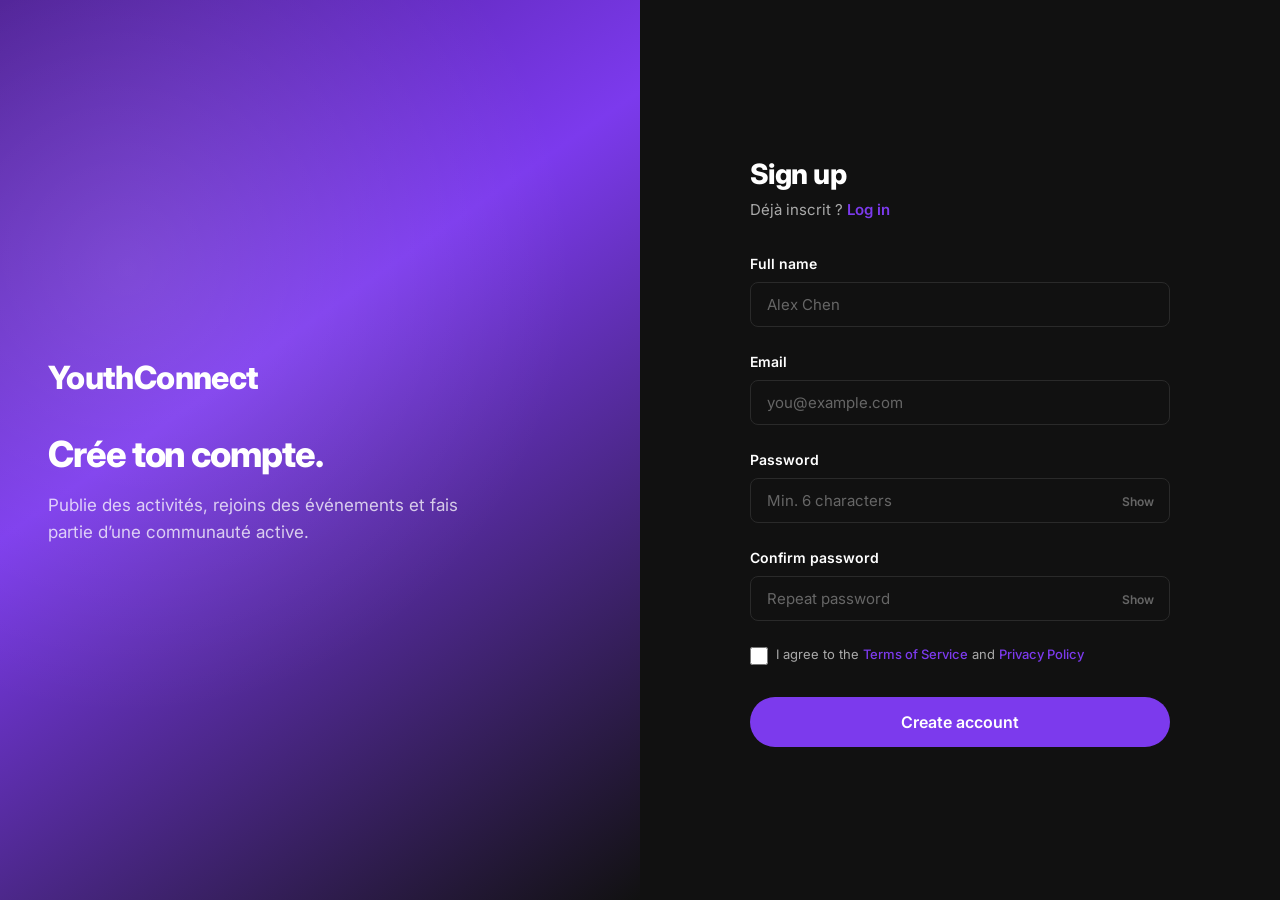
<file: signup.html>
<!DOCTYPE html>
<html lang="fr">
<head>
  <meta charset="UTF-8">
  <meta name="viewport" content="width=device-width, initial-scale=1.0">
  <title>YouthConnect — Sign up</title>
  <link rel="preconnect" href="https://fonts.googleapis.com">
  <link rel="preconnect" href="https://fonts.gstatic.com" crossorigin>
  <link href="https://fonts.googleapis.com/css2?family=Inter:wght@400;500;600;700;800&display=swap" rel="stylesheet">
  <link rel="stylesheet" href="css/styles.css">
</head>
<body>
  <div class="page-auth">
    <aside class="auth-hero" aria-hidden="true">
      <div class="auth-hero__content">
        <p class="auth-hero__logo">YouthConnect</p>
        <h1 class="auth-hero__title">Crée ton compte.</h1>
        <p class="auth-hero__text">Publie des activités, rejoins des événements et fais partie d’une communauté active.</p>
      </div>
    </aside>

    <main class="auth-panel">
      <div class="auth-card">
        <p class="auth-card__logo-mobile">YouthConnect</p>
        <h1 class="auth-card__title">Sign up</h1>
        <p class="auth-card__subtitle">
          Déjà inscrit ?
          <a href="login.html">Log in</a>
        </p>

        <div class="auth-error" id="authError" role="alert"></div>

        <form id="signupForm" novalidate>
          <div class="form-group">
            <label class="form-label" for="name">Full name</label>
            <input type="text" id="name" name="name" class="form-input" placeholder="Alex Chen" autocomplete="name" required minlength="2">
          </div>

          <div class="form-group">
            <label class="form-label" for="email">Email</label>
            <input type="email" id="email" name="email" class="form-input" placeholder="you@example.com" autocomplete="email" required>
          </div>

          <div class="form-group">
            <label class="form-label" for="password">Password</label>
            <div class="password-wrap">
              <input type="password" id="password" name="password" class="form-input" placeholder="Min. 6 characters" autocomplete="new-password" required minlength="6">
              <button type="button" class="btn-toggle-pw" data-toggle-password="password" aria-label="Afficher le mot de passe">Show</button>
            </div>
          </div>

          <div class="form-group">
            <label class="form-label" for="confirmPassword">Confirm password</label>
            <div class="password-wrap">
              <input type="password" id="confirmPassword" name="confirmPassword" class="form-input" placeholder="Repeat password" autocomplete="new-password" required minlength="6">
              <button type="button" class="btn-toggle-pw" data-toggle-password="confirmPassword" aria-label="Afficher le mot de passe">Show</button>
            </div>
          </div>

          <div class="form-check">
            <input type="checkbox" id="terms" name="terms" required>
            <label for="terms">I agree to the <a href="#" onclick="return false">Terms of Service</a> and <a href="#" onclick="return false">Privacy Policy</a></label>
          </div>

          <button type="submit" class="btn-auth-submit">Create account</button>
        </form>
      </div>
    </main>
  </div>

  <div class="toast" id="toast" role="status" aria-live="polite"></div>

  <script src="js/app.js"></script>
  <script src="js/auth.js"></script>
</body>
</html>
</file>
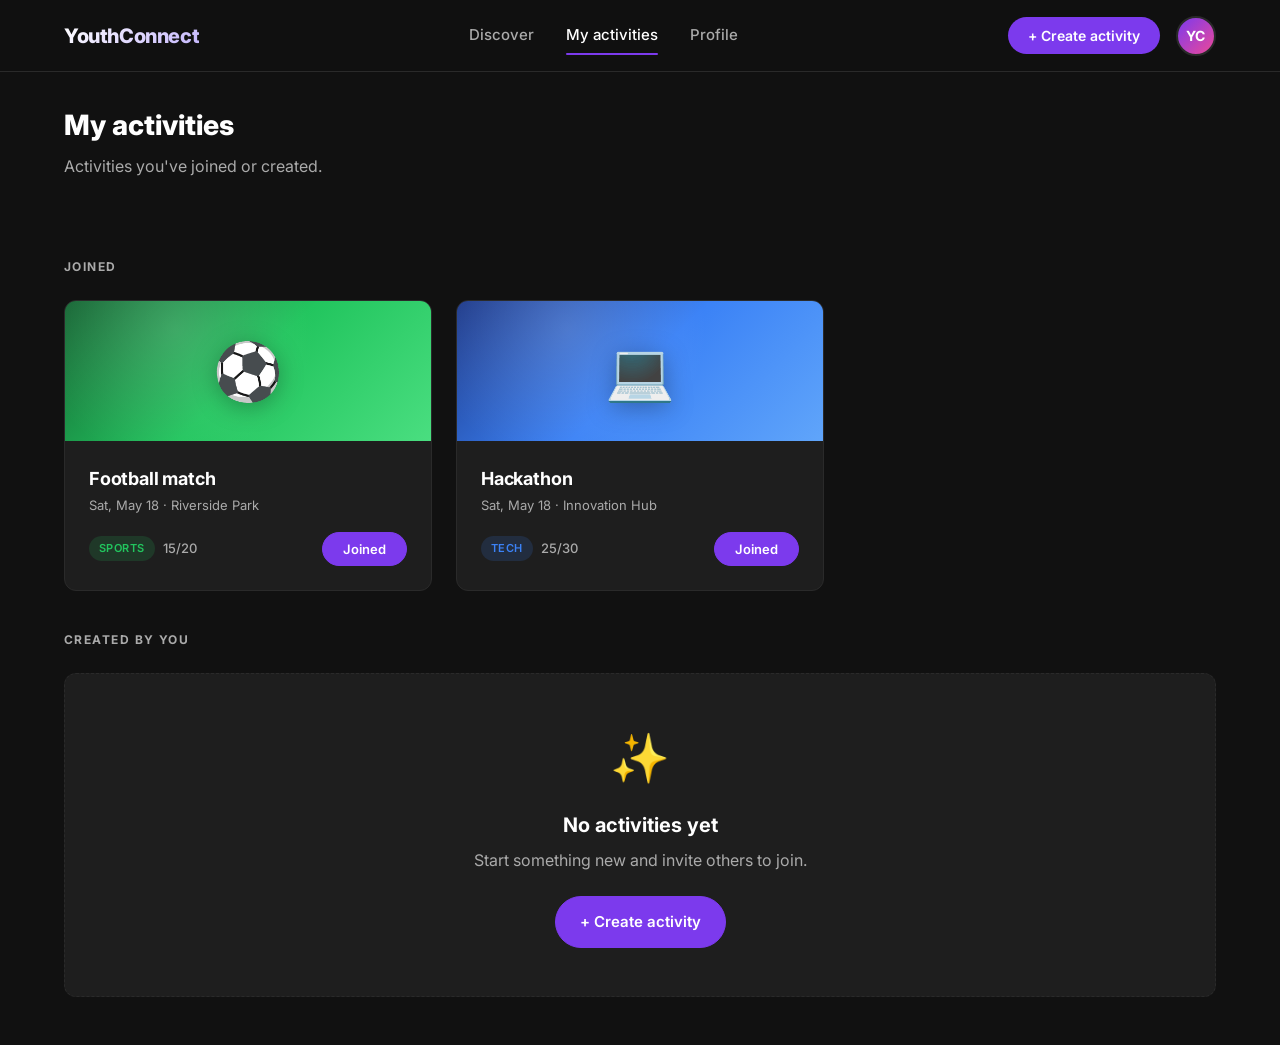
<file: youthconnect/activities.html>
<!DOCTYPE html>
<html lang="en">
<head>
  <meta charset="UTF-8">
  <meta name="viewport" content="width=device-width, initial-scale=1.0">
  <title>YouthConnect — My Activities</title>
  <link rel="stylesheet" href="css/styles.css">
</head>
<body>
  <header class="navbar">
    <div class="navbar__inner">
      <a href="index.html" class="navbar__logo">YouthConnect</a>
      <nav class="navbar__nav" aria-label="Main navigation">
        <a href="index.html" class="navbar__link">Discover</a>
        <a href="activities.html" class="navbar__link navbar__link--active">My activities</a>
        <a href="profile.html" class="navbar__link">Profile</a>
      </nav>
      <div class="navbar__actions">
        <a href="create.html" class="btn-create">+ Create activity</a>
        <a href="profile.html" class="navbar__avatar" aria-label="Profile">YC</a>
        <button type="button" class="navbar__hamburger" aria-label="Open menu" aria-expanded="false">
          <span></span><span></span><span></span>
        </button>
      </div>
    </div>
  </header>

  <nav class="mobile-menu" id="mobileMenu" aria-hidden="true">
    <a href="index.html" class="mobile-menu__link">Discover</a>
    <a href="activities.html" class="mobile-menu__link mobile-menu__link--active">My activities</a>
    <a href="profile.html" class="mobile-menu__link">Profile</a>
    <a href="create.html" class="btn-create">+ Create activity</a>
  </nav>

  <main class="main">
    <div class="page-header" style="text-align:left;padding-top:0">
      <h1 style="font-size:1.75rem;font-weight:800;margin-bottom:0.5rem">My activities</h1>
      <p style="color:var(--color-text-muted);margin:0">Activities you've joined or created.</p>
    </div>

    <section style="margin-top:2rem">
      <h2 class="section-title">JOINED</h2>
      <div class="activity-grid" style="margin-bottom:2.5rem">
        <article class="activity-card">
          <div class="activity-card__banner activity-card__banner--sports">
            <span class="activity-card__emoji">⚽</span>
          </div>
          <div class="activity-card__body">
            <h3 class="activity-card__title">Football match</h3>
            <p class="activity-card__meta">Sat, May 18 · Riverside Park</p>
            <div class="activity-card__footer">
              <div class="activity-card__left">
                <span class="badge badge--sports">Sports</span>
                <span class="activity-card__count">15/20</span>
              </div>
              <button type="button" class="btn-join joined">Joined</button>
            </div>
          </div>
        </article>
        <article class="activity-card">
          <div class="activity-card__banner activity-card__banner--tech">
            <span class="activity-card__emoji">💻</span>
          </div>
          <div class="activity-card__body">
            <h3 class="activity-card__title">Hackathon</h3>
            <p class="activity-card__meta">Sat, May 18 · Innovation Hub</p>
            <div class="activity-card__footer">
              <div class="activity-card__left">
                <span class="badge badge--tech">Tech</span>
                <span class="activity-card__count">25/30</span>
              </div>
              <button type="button" class="btn-join joined">Joined</button>
            </div>
          </div>
        </article>
      </div>

      <h2 class="section-title">CREATED BY YOU</h2>
      <div class="empty-state" id="createdEmpty">
        <div class="empty-state__icon">✨</div>
        <h2>No activities yet</h2>
        <p>Start something new and invite others to join.</p>
        <a href="create.html" class="btn btn--primary" style="display:inline-flex;width:auto;flex:none">+ Create activity</a>
      </div>
      <div class="activity-grid" id="createdList" style="display:none;margin-top:1rem"></div>
    </section>
  </main>

  <script src="js/app.js"></script>
  <script>
    (function () {
      const stored = JSON.parse(localStorage.getItem('youthconnect_created') || '[]');
      const empty = document.getElementById('createdEmpty');
      const list = document.getElementById('createdList');
      if (!stored.length) return;

      const emojiMap = { sports: '⚽', music: '🎵', art: '🎨', tech: '💻', outdoor: '🌿', other: '✨' };
      empty.style.display = 'none';
      list.style.display = 'grid';

      stored.forEach((item) => {
        const cat = item.category || 'other';
        const bannerCat = cat === 'other' ? 'music' : cat;
        const card = document.createElement('article');
        card.className = 'activity-card';
        card.innerHTML =
          '<div class="activity-card__banner activity-card__banner--' +
          bannerCat +
          '"><span class="activity-card__emoji">' +
          (emojiMap[cat] || '✨') +
          '</span></div>' +
          '<div class="activity-card__body"><h3 class="activity-card__title">' +
          item.title +
          '</h3><p class="activity-card__meta">' +
          (item.date || 'TBD') +
          ' · ' +
          (item.location || 'TBD') +
          '</p><div class="activity-card__footer"><span class="badge badge--' +
          bannerCat +
          '">' +
          cat.charAt(0).toUpperCase() +
          cat.slice(1) +
          '</span><span class="activity-card__count">1/' +
          (item.maxParticipants === 'unlimited' ? '∞' : item.maxParticipants) +
          '</span></div></div>';
        list.appendChild(card);
      });
    })();
  </script>
</body>
</html>
</file>
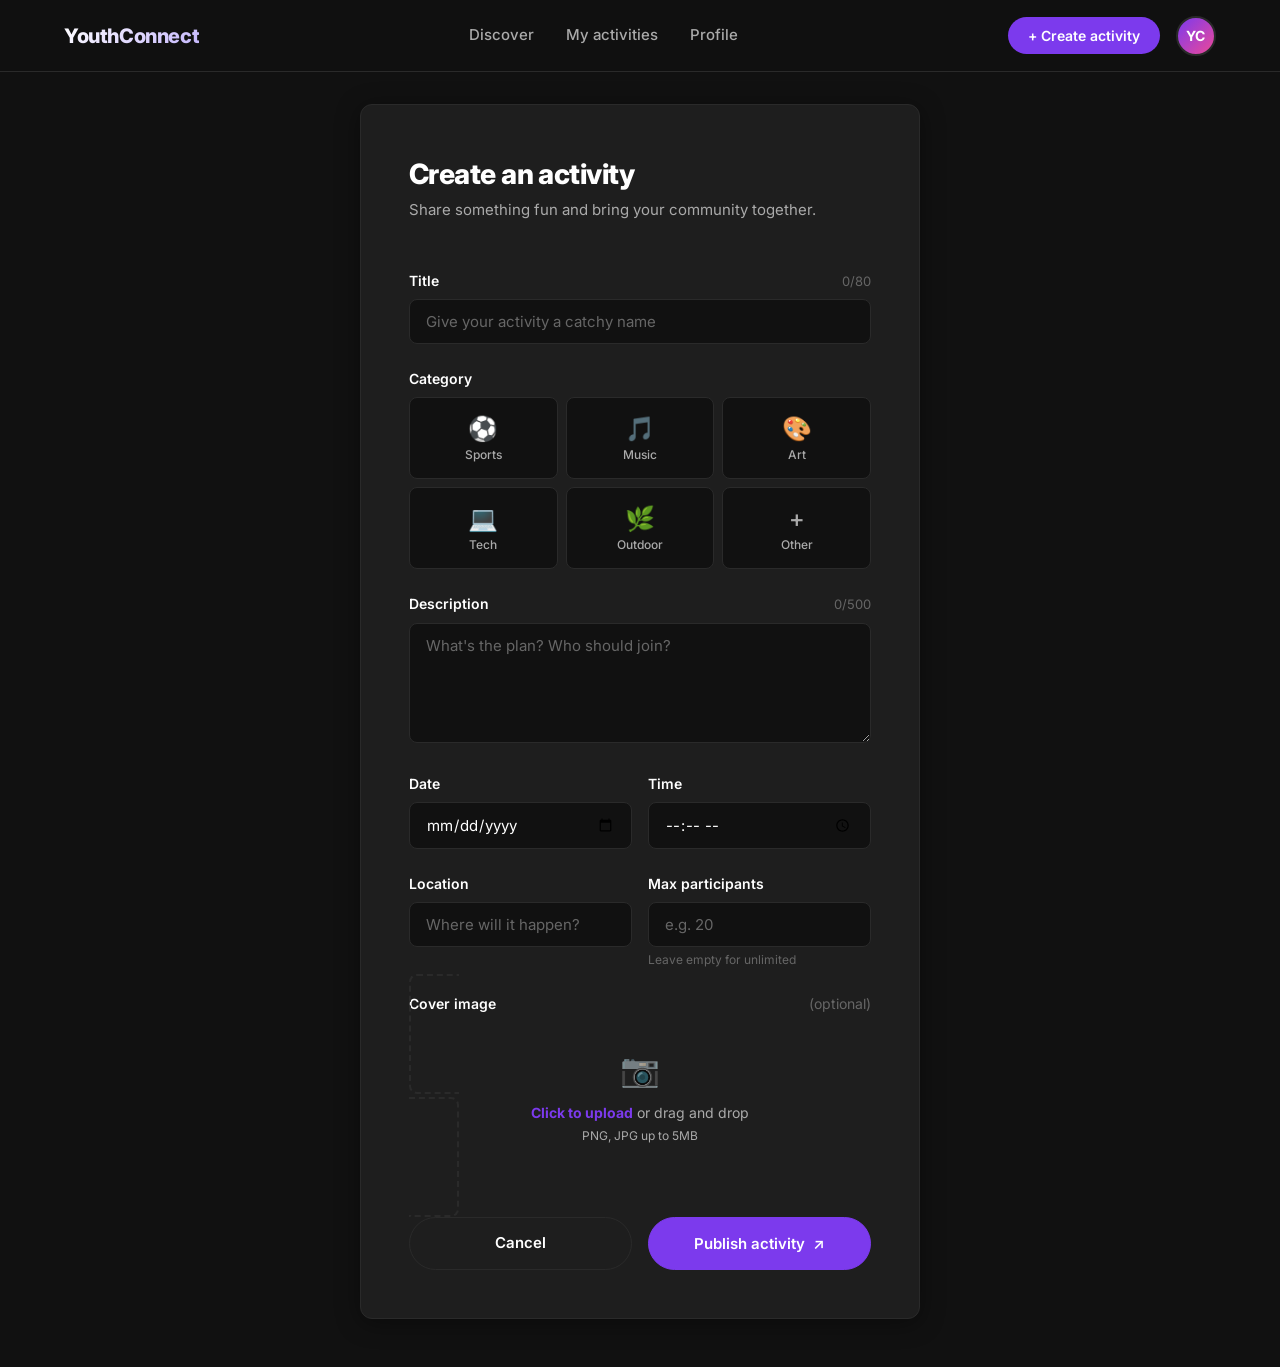
<file: youthconnect/create.html>
<!DOCTYPE html>
<html lang="en">
<head>
  <meta charset="UTF-8">
  <meta name="viewport" content="width=device-width, initial-scale=1.0">
  <title>YouthConnect — Create Activity</title>
  <link rel="stylesheet" href="css/styles.css">
</head>
<body>
  <header class="navbar">
    <div class="navbar__inner">
      <a href="index.html" class="navbar__logo">YouthConnect</a>
      <nav class="navbar__nav" aria-label="Main navigation">
        <a href="index.html" class="navbar__link">Discover</a>
        <a href="activities.html" class="navbar__link">My activities</a>
        <a href="profile.html" class="navbar__link">Profile</a>
      </nav>
      <div class="navbar__actions">
        <a href="create.html" class="btn-create">+ Create activity</a>
        <a href="profile.html" class="navbar__avatar" aria-label="Profile">YC</a>
        <button type="button" class="navbar__hamburger" aria-label="Open menu" aria-expanded="false">
          <span></span><span></span><span></span>
        </button>
      </div>
    </div>
  </header>

  <nav class="mobile-menu" id="mobileMenu" aria-hidden="true">
    <a href="index.html" class="mobile-menu__link">Discover</a>
    <a href="activities.html" class="mobile-menu__link">My activities</a>
    <a href="profile.html" class="mobile-menu__link">Profile</a>
    <a href="create.html" class="btn-create">+ Create activity</a>
  </nav>

  <main class="page-create">
    <form class="form-card" id="createForm" novalidate>
      <h1 class="form-card__title">Create an activity</h1>
      <p class="form-card__subtitle">Share something fun and bring your community together.</p>

      <div class="form-group">
        <label class="form-label" for="title">
          Title
          <span class="form-label__counter" id="titleCounter">0/80</span>
        </label>
        <input type="text" id="title" name="title" class="form-input" placeholder="Give your activity a catchy name" maxlength="80" required>
      </div>

      <div class="form-group">
        <span class="form-label">Category</span>
        <div class="category-grid" id="categoryGrid" role="group" aria-label="Select category">
          <button type="button" class="category-btn" data-category="sports"><span class="category-btn__emoji">⚽</span>Sports</button>
          <button type="button" class="category-btn" data-category="music"><span class="category-btn__emoji">🎵</span>Music</button>
          <button type="button" class="category-btn" data-category="art"><span class="category-btn__emoji">🎨</span>Art</button>
          <button type="button" class="category-btn" data-category="tech"><span class="category-btn__emoji">💻</span>Tech</button>
          <button type="button" class="category-btn" data-category="outdoor"><span class="category-btn__emoji">🌿</span>Outdoor</button>
          <button type="button" class="category-btn" data-category="other"><span class="category-btn__emoji">+</span>Other</button>
        </div>
        <input type="hidden" name="category" id="categoryInput" value="">
      </div>

      <div class="form-group">
        <label class="form-label" for="description">
          Description
          <span class="form-label__counter" id="descCounter">0/500</span>
        </label>
        <textarea id="description" name="description" class="form-textarea" placeholder="What's the plan? Who should join?" maxlength="500" required></textarea>
      </div>

      <div class="form-row">
        <div class="form-group">
          <label class="form-label" for="date">Date</label>
          <input type="date" id="date" name="date" class="form-input" required>
        </div>
        <div class="form-group">
          <label class="form-label" for="time">Time</label>
          <input type="time" id="time" name="time" class="form-input" required>
        </div>
      </div>

      <div class="form-row">
        <div class="form-group">
          <label class="form-label" for="location">Location</label>
          <input type="text" id="location" name="location" class="form-input" placeholder="Where will it happen?" required>
        </div>
        <div class="form-group">
          <label class="form-label" for="maxParticipants">Max participants</label>
          <input type="number" id="maxParticipants" name="maxParticipants" class="form-input" placeholder="e.g. 20" min="1">
          <p class="form-hint">Leave empty for unlimited</p>
        </div>
      </div>

      <div class="form-group">
        <span class="form-label">Cover image <span style="font-weight:400;color:var(--color-text-dim)">(optional)</span></span>
        <label class="upload-area" id="uploadArea">
          <input type="file" id="coverImage" accept="image/*" aria-label="Upload cover image">
          <div class="upload-area__content" id="uploadContent">
            <div class="upload-area__icon">📷</div>
            <p class="upload-area__text"><strong>Click to upload</strong> or drag and drop</p>
            <p class="upload-area__text" style="font-size:0.75rem;margin-top:0.25rem">PNG, JPG up to 5MB</p>
          </div>
        </label>
      </div>

      <div class="form-actions">
        <a href="index.html" class="btn btn--outline">Cancel</a>
        <button type="submit" class="btn btn--primary">Publish activity <span aria-hidden="true">↗</span></button>
      </div>
    </form>
  </main>

  <div class="toast" id="toast" role="status" aria-live="polite"></div>

  <script src="js/app.js"></script>
  <script src="js/create.js"></script>
</body>
</html>
</file>
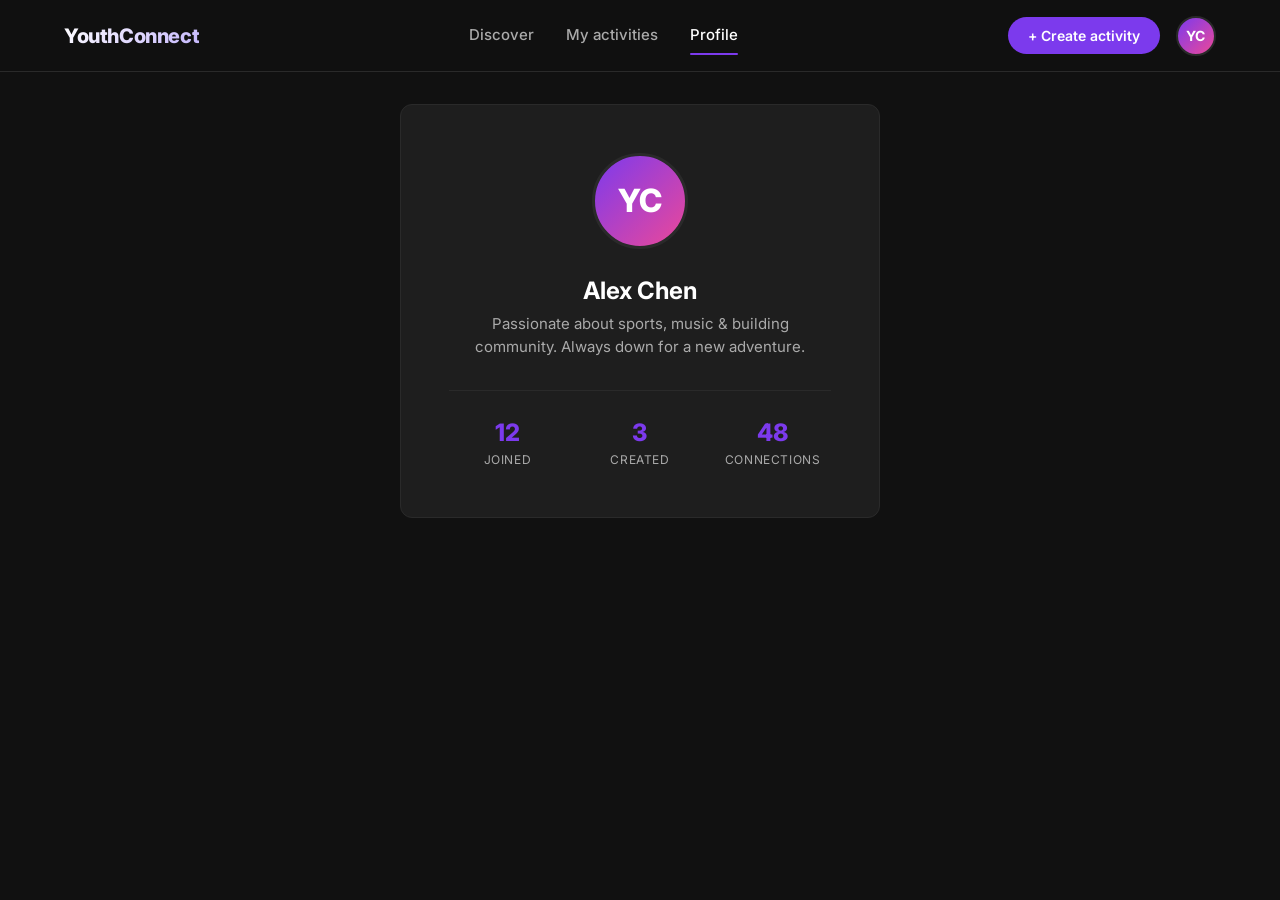
<file: youthconnect/profile.html>
<!DOCTYPE html>
<html lang="en">
<head>
  <meta charset="UTF-8">
  <meta name="viewport" content="width=device-width, initial-scale=1.0">
  <title>YouthConnect — Profile</title>
  <link rel="stylesheet" href="css/styles.css">
</head>
<body>
  <header class="navbar">
    <div class="navbar__inner">
      <a href="index.html" class="navbar__logo">YouthConnect</a>
      <nav class="navbar__nav" aria-label="Main navigation">
        <a href="index.html" class="navbar__link">Discover</a>
        <a href="activities.html" class="navbar__link">My activities</a>
        <a href="profile.html" class="navbar__link navbar__link--active">Profile</a>
      </nav>
      <div class="navbar__actions">
        <a href="create.html" class="btn-create">+ Create activity</a>
        <a href="profile.html" class="navbar__avatar" aria-label="Profile">YC</a>
        <button type="button" class="navbar__hamburger" aria-label="Open menu" aria-expanded="false">
          <span></span><span></span><span></span>
        </button>
      </div>
    </div>
  </header>

  <nav class="mobile-menu" id="mobileMenu" aria-hidden="true">
    <a href="index.html" class="mobile-menu__link">Discover</a>
    <a href="activities.html" class="mobile-menu__link">My activities</a>
    <a href="profile.html" class="mobile-menu__link mobile-menu__link--active">Profile</a>
    <a href="create.html" class="btn-create">+ Create activity</a>
  </nav>

  <main class="main">
    <div class="profile-card">
      <div class="profile-card__avatar">YC</div>
      <h1 class="profile-card__name">Alex Chen</h1>
      <p class="profile-card__bio">Passionate about sports, music &amp; building community. Always down for a new adventure.</p>
      <div class="profile-stats">
        <div>
          <p class="profile-stat__value">12</p>
          <p class="profile-stat__label">Joined</p>
        </div>
        <div>
          <p class="profile-stat__value">3</p>
          <p class="profile-stat__label">Created</p>
        </div>
        <div>
          <p class="profile-stat__value">48</p>
          <p class="profile-stat__label">Connections</p>
        </div>
      </div>
    </div>
  </main>

  <script src="js/app.js"></script>
</body>
</html>
</file>
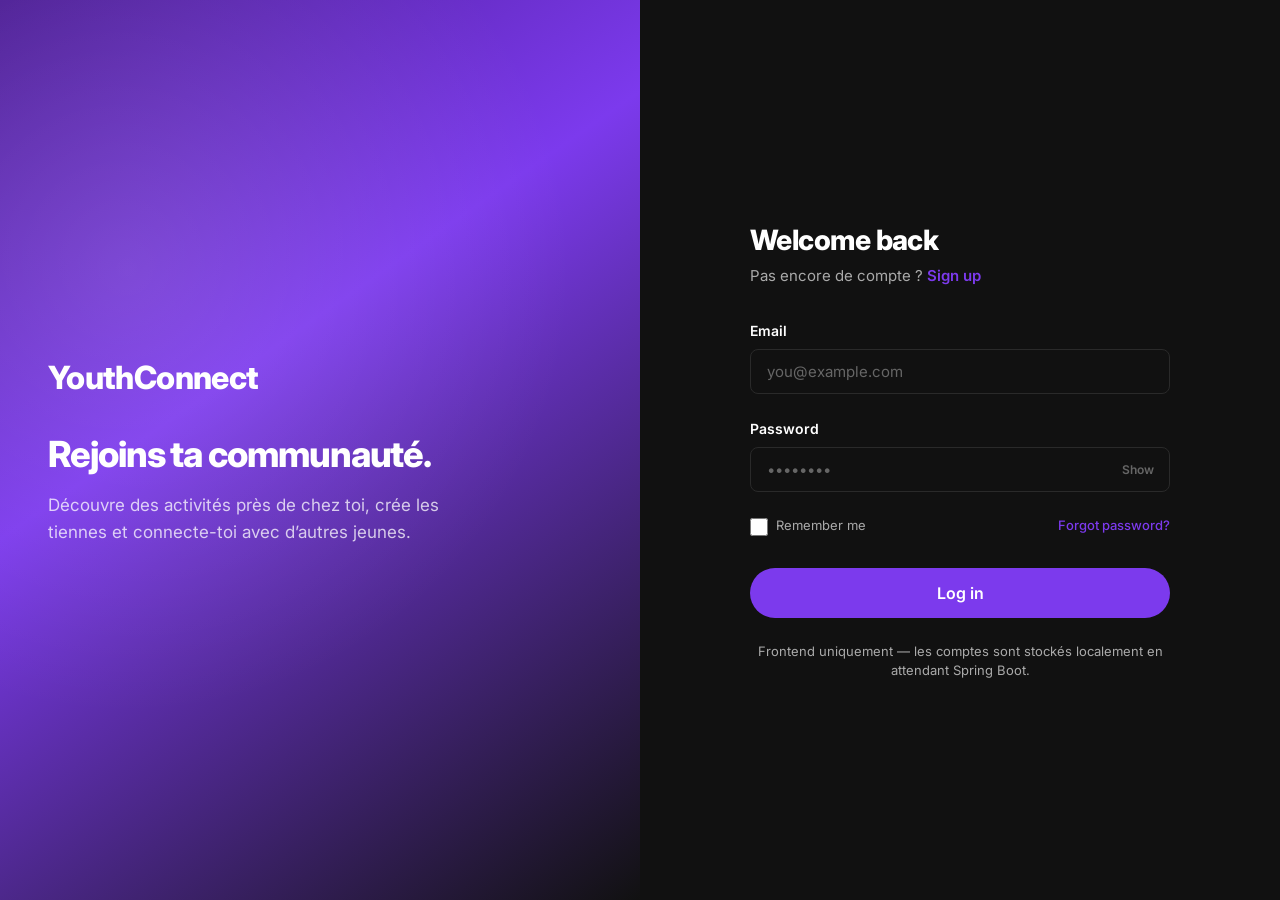
<file: frontend/development-platform-massine_ayoub-master/activities.html>
<!DOCTYPE html>
<html lang="en">
<head>
  <meta charset="UTF-8">
  <meta name="viewport" content="width=device-width, initial-scale=1.0">
  <title>YouthConnect — My Activities</title>
  <link rel="stylesheet" href="css/styles.css">
</head>
<body>
  <header class="navbar">
    <div class="navbar__inner">
      <a href="index.html" class="navbar__logo">YouthConnect</a>
      <nav class="navbar__nav" aria-label="Main navigation">
        <a href="index.html" class="navbar__link">Discover</a>
        <a href="activities.html" class="navbar__link navbar__link--active">My activities</a>
        <a href="profile.html" class="navbar__link">Profile</a>
      </nav>
      <div class="navbar__actions">
        <a href="create.html" class="btn-create nav-auth-only hidden">+ Create activity</a>
        <div class="navbar__auth-guest" id="navGuest">
          <a href="login.html" class="btn-nav-text">Log in</a>
          <a href="signup.html" class="btn-nav-signup">Sign up</a>
        </div>
        <div class="navbar__auth-user hidden" id="navUser">
          <a href="profile.html" class="navbar__avatar" id="navAvatar" aria-label="Profile">YC</a>
          <button type="button" class="btn-nav-logout" id="btnLogout">Log out</button>
        </div>
        <button type="button" class="navbar__hamburger" aria-label="Open menu" aria-expanded="false">
          <span></span><span></span><span></span>
        </button>
      </div>
    </div>
  </header>

  <nav class="mobile-menu" id="mobileMenu" aria-hidden="true">
    <a href="index.html" class="mobile-menu__link">Discover</a>
    <a href="activities.html" class="mobile-menu__link mobile-menu__link--active">My activities</a>
    <a href="profile.html" class="mobile-menu__link">Profile</a>
    <a href="create.html" class="btn-create nav-auth-only hidden">+ Create activity</a>
    <div class="mobile-menu__auth" id="mobileNavGuest">
      <a href="login.html" class="mobile-menu__link">Log in</a>
      <a href="signup.html" class="mobile-menu__link">Sign up</a>
    </div>
    <div class="mobile-menu__auth hidden" id="mobileNavUser">
      <button type="button" class="btn-nav-logout" id="btnLogoutMobile" style="width:100%">Log out</button>
    </div>
  </nav>

  <main class="main">
    <div class="page-header" style="text-align:left;padding-top:0">
      <h1 style="font-size:1.75rem;font-weight:800;margin-bottom:0.5rem">My activities</h1>
      <p style="color:var(--color-text-muted);margin:0">Activities you've joined or created.</p>
    </div>

    <section style="margin-top:2rem">
      <h2 class="section-title">JOINED</h2>
      <div class="activity-grid" style="margin-bottom:2.5rem">
        <article class="activity-card">
          <div class="activity-card__banner activity-card__banner--sports">
            <span class="activity-card__emoji">⚽</span>
          </div>
          <div class="activity-card__body">
            <h3 class="activity-card__title">Football match</h3>
            <p class="activity-card__meta">Sat, May 18 · Riverside Park</p>
            <div class="activity-card__footer">
              <div class="activity-card__left">
                <span class="badge badge--sports">Sports</span>
                <span class="activity-card__count">15/20</span>
              </div>
              <button type="button" class="btn-join joined">Joined</button>
            </div>
          </div>
        </article>
        <article class="activity-card">
          <div class="activity-card__banner activity-card__banner--tech">
            <span class="activity-card__emoji">💻</span>
          </div>
          <div class="activity-card__body">
            <h3 class="activity-card__title">Hackathon</h3>
            <p class="activity-card__meta">Sat, May 18 · Innovation Hub</p>
            <div class="activity-card__footer">
              <div class="activity-card__left">
                <span class="badge badge--tech">Tech</span>
                <span class="activity-card__count">25/30</span>
              </div>
              <button type="button" class="btn-join joined">Joined</button>
            </div>
          </div>
        </article>
      </div>

      <h2 class="section-title">CREATED BY YOU</h2>
      <div class="empty-state" id="createdEmpty">
        <div class="empty-state__icon">✨</div>
        <h2>No activities yet</h2>
        <p>Start something new and invite others to join.</p>
        <a href="create.html" class="btn btn--primary" style="display:inline-flex;width:auto;flex:none">+ Create activity</a>
      </div>
      <div class="activity-grid" id="createdList" style="display:none;margin-top:1rem"></div>
    </section>
  </main>

  <script src="js/app.js"></script>
  <script src="js/auth.js"></script>
  <script>
  (async function () {
    const session = JSON.parse(localStorage.getItem('youthconnect_session') || 'null');
    if (!session) return;

    const API = 'http://localhost:8080/api';
    const emojiMap = { sports: '⚽', music: '🎵', art: '🎨', tech: '💻', outdoor: '🌿', other: '✨' };

    function createCard(activity, isJoined) {
      const cat = activity.category?.name?.toLowerCase() || 'other';
      const bannerCat = cat === 'other' ? 'music' : cat;
      const card = document.createElement('article');
      card.className = 'activity-card';
      card.innerHTML = `
        <div class="activity-card__banner activity-card__banner--${bannerCat}">
          <span class="activity-card__emoji">${emojiMap[cat] || '✨'}</span>
        </div>
        <div class="activity-card__body">
          <h3 class="activity-card__title">${activity.title}</h3>
          <p class="activity-card__meta">${activity.activityDate ? new Date(activity.activityDate).toDateString() : 'TBD'} · ${activity.location || 'TBD'}</p>
          <div class="activity-card__footer">
            <div class="activity-card__left">
              <span class="badge badge--${bannerCat}">${cat.charAt(0).toUpperCase() + cat.slice(1)}</span>
              <span class="activity-card__count">0/${activity.maxParticipants || '∞'}</span>
            </div>
            ${isJoined ? '<button type="button" class="btn-join joined">Joined</button>' : ''}
          </div>
        </div>`;
      return card;
    }

    // Load joined activities
    try {
      const res = await fetch(`${API}/activities/joined?email=${session.email}`);
      const participations = await res.json();
      const joinedGrid = document.querySelector('.activity-grid');

      joinedGrid.innerHTML = '';
      if (participations.length === 0) {
        joinedGrid.innerHTML = '<p style="color:var(--color-text-muted)">You haven\'t joined any activities yet.</p>';
      } else {
        participations.forEach(p => {
          joinedGrid.appendChild(createCard(p.activity, true));
        });
      }
    } catch(e) {
      console.error('Could not load joined activities:', e);
    }

    // Load created activities
    try {
      const res = await fetch(`${API}/activities/created?email=${session.email}`);
      const created = await res.json();
      const empty = document.getElementById('createdEmpty');
      const list = document.getElementById('createdList');

      if (created.length === 0) {
        empty.style.display = '';
        list.style.display = 'none';
      } else {
        empty.style.display = 'none';
        list.style.display = 'grid';
        created.forEach(activity => {
          list.appendChild(createCard(activity, false));
        });
      }
    } catch(e) {
      console.error('Could not load created activities:', e);
    }
  })();
</script>
</body>
</html>
</file>
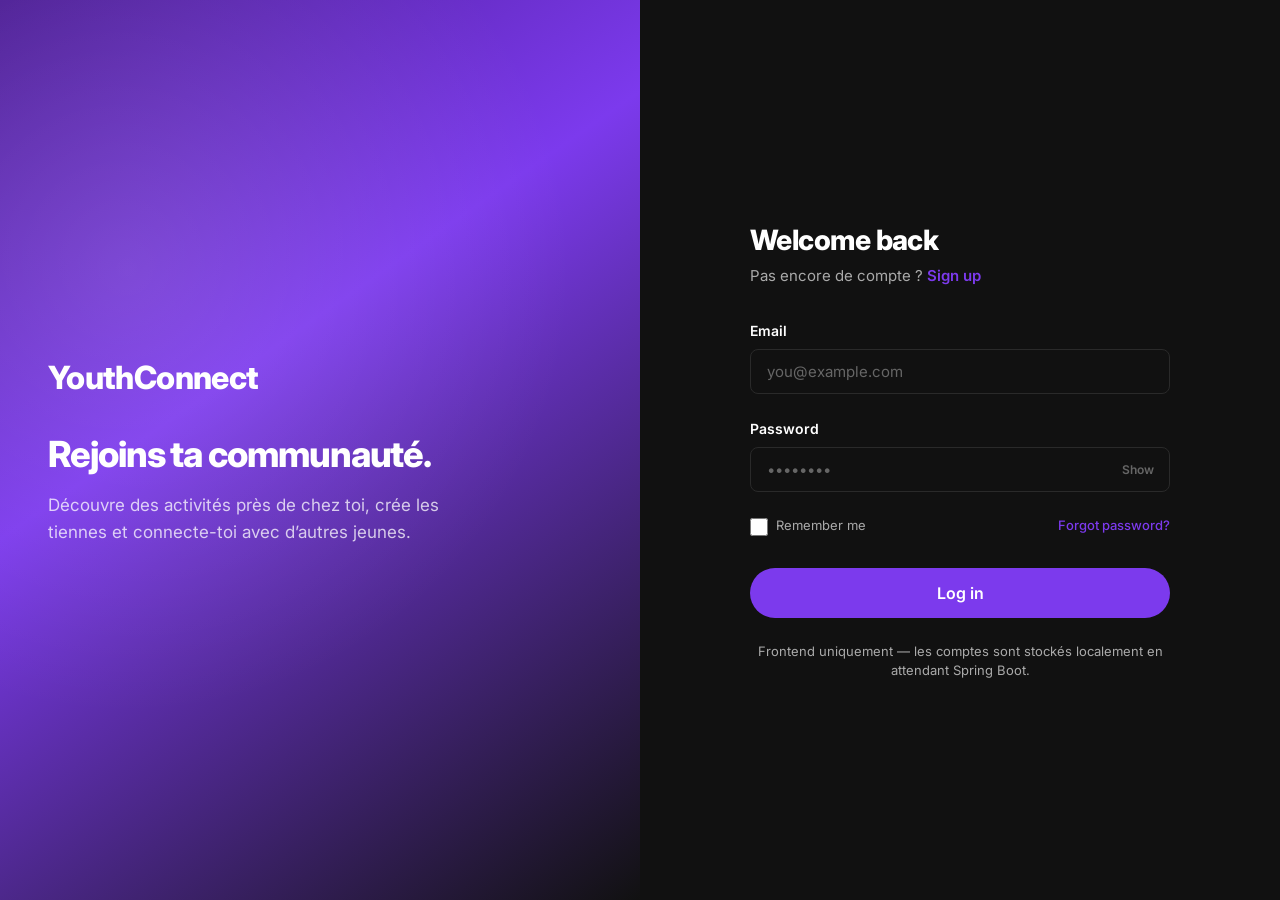
<file: frontend/development-platform-massine_ayoub-master/create.html>
<!DOCTYPE html>
<html lang="en">
<head>
  <meta charset="UTF-8">
  <meta name="viewport" content="width=device-width, initial-scale=1.0">
  <title>YouthConnect — Create Activity</title>
  <link rel="preconnect" href="https://fonts.googleapis.com">
  <link rel="preconnect" href="https://fonts.gstatic.com" crossorigin>
  <link href="https://fonts.googleapis.com/css2?family=Inter:wght@400;500;600;700;800&display=swap" rel="stylesheet">
  <link rel="stylesheet" href="css/styles.css">
</head>
<body>
  <header class="navbar">
    <div class="navbar__inner">
      <a href="index.html" class="navbar__logo">YouthConnect</a>
      <nav class="navbar__nav" aria-label="Main navigation">
        <a href="index.html" class="navbar__link">Discover</a>
        <a href="activities.html" class="navbar__link">My activities</a>
        <a href="profile.html" class="navbar__link">Profile</a>
      </nav>
      <div class="navbar__actions">
        <a href="create.html" class="btn-create nav-auth-only hidden">+ Create activity</a>
        <div class="navbar__auth-guest" id="navGuest">
          <a href="login.html" class="btn-nav-text">Log in</a>
          <a href="signup.html" class="btn-nav-signup">Sign up</a>
        </div>
        <div class="navbar__auth-user hidden" id="navUser">
          <a href="profile.html" class="navbar__avatar" id="navAvatar" aria-label="Profile">YC</a>
          <button type="button" class="btn-nav-logout" id="btnLogout">Log out</button>
        </div>
        <button type="button" class="navbar__hamburger" aria-label="Open menu" aria-expanded="false">
          <span></span><span></span><span></span>
        </button>
      </div>
    </div>
  </header>

  <nav class="mobile-menu" id="mobileMenu" aria-hidden="true">
    <a href="index.html" class="mobile-menu__link">Discover</a>
    <a href="activities.html" class="mobile-menu__link">My activities</a>
    <a href="profile.html" class="mobile-menu__link">Profile</a>
    <a href="create.html" class="btn-create nav-auth-only hidden">+ Create activity</a>
    <div class="mobile-menu__auth" id="mobileNavGuest">
      <a href="login.html" class="mobile-menu__link">Log in</a>
      <a href="signup.html" class="mobile-menu__link">Sign up</a>
    </div>
    <div class="mobile-menu__auth hidden" id="mobileNavUser">
      <button type="button" class="btn-nav-logout" id="btnLogoutMobile" style="width:100%">Log out</button>
    </div>
  </nav>

  <main class="page-create">
    <form class="form-card" id="createForm" novalidate>
      <h1 class="form-card__title">Create an activity</h1>
      <p class="form-card__subtitle">Share something fun and bring your community together.</p>

      <div class="form-group">
        <label class="form-label" for="title">
          Title
          <span class="form-label__counter" id="titleCounter">0/80</span>
        </label>
        <input type="text" id="title" name="title" class="form-input" placeholder="Give your activity a catchy name" maxlength="80" required>
      </div>

      <div class="form-group">
        <span class="form-label">Category</span>
        <div class="category-grid" id="categoryGrid" role="group" aria-label="Select category">
          <button type="button" class="category-btn" data-category="sports"><span class="category-btn__emoji">⚽</span>Sports</button>
          <button type="button" class="category-btn" data-category="music"><span class="category-btn__emoji">🎵</span>Music</button>
          <button type="button" class="category-btn" data-category="art"><span class="category-btn__emoji">🎨</span>Art</button>
          <button type="button" class="category-btn" data-category="tech"><span class="category-btn__emoji">💻</span>Tech</button>
          <button type="button" class="category-btn" data-category="outdoor"><span class="category-btn__emoji">🌿</span>Outdoor</button>
          <button type="button" class="category-btn" data-category="other"><span class="category-btn__emoji">+</span>Other</button>
        </div>
        <input type="hidden" name="category" id="categoryInput" value="">
      </div>

      <div class="form-group">
        <label class="form-label" for="description">
          Description
          <span class="form-label__counter" id="descCounter">0/500</span>
        </label>
        <textarea id="description" name="description" class="form-textarea" placeholder="What's the plan? Who should join?" maxlength="500" required></textarea>
      </div>

      <div class="form-row">
        <div class="form-group">
          <label class="form-label" for="date">Date</label>
          <input type="date" id="date" name="date" class="form-input" required>
        </div>
        <div class="form-group">
          <label class="form-label" for="time">Time</label>
          <input type="time" id="time" name="time" class="form-input" required>
        </div>
      </div>

      <div class="form-row">
        <div class="form-group">
          <label class="form-label" for="location">Location</label>
          <input type="text" id="location" name="location" class="form-input" placeholder="Where will it happen?" required>
        </div>
        <div class="form-group">
          <label class="form-label" for="maxParticipants">Max participants</label>
          <input type="number" id="maxParticipants" name="maxParticipants" class="form-input" placeholder="e.g. 20" min="1">
          <p class="form-hint">Leave empty for unlimited</p>
        </div>
      </div>

      <div class="form-actions">
        <a href="index.html" class="btn btn--outline">Cancel</a>
        <button type="submit" class="btn btn--primary">Publish activity <span aria-hidden="true">↗</span></button>
      </div>
    </form>
  </main>

  <div class="toast" id="toast" role="status" aria-live="polite"></div>

  <script src="js/app.js"></script>
  <script src="js/auth.js"></script>
  <script src="js/create.js"></script>
</body>
</html>
</file>
<file: css/styles.css>
/* YouthConnect — Design System */
:root {
  --color-bg: #111111;
  --color-bg-elevated: #1a1a1a;
  --color-card: #1e1e1e;
  --color-card-hover: #242424;
  --color-primary: #7c3aed;
  --color-primary-hover: #6d28d9;
  --color-primary-glow: rgba(124, 58, 237, 0.35);
  --color-text: #ffffff;
  --color-text-muted: #aaaaaa;
  --color-text-dim: #666666;
  --color-border: #2a2a2a;
  --color-border-focus: #7c3aed;

  --badge-sports: #22c55e;
  --badge-sports-bg: rgba(34, 197, 94, 0.15);
  --badge-music: #a855f7;
  --badge-music-bg: rgba(168, 85, 247, 0.15);
  --badge-art: #f97316;
  --badge-art-bg: rgba(249, 115, 22, 0.15);
  --badge-tech: #3b82f6;
  --badge-tech-bg: rgba(59, 130, 246, 0.15);
  --badge-outdoor: #14b8a6;
  --badge-outdoor-bg: rgba(20, 184, 166, 0.15);

  --banner-sports: linear-gradient(135deg, #166534 0%, #22c55e 50%, #4ade80 100%);
  --banner-music: linear-gradient(135deg, #581c87 0%, #a855f7 50%, #c084fc 100%);
  --banner-art: linear-gradient(135deg, #9a3412 0%, #fb923c 50%, #fdba74 100%);
  --banner-tech: linear-gradient(135deg, #1e3a8a 0%, #3b82f6 50%, #60a5fa 100%);
  --banner-outdoor: linear-gradient(135deg, #134e4a 0%, #14b8a6 50%, #2dd4bf 100%);

  --radius-card: 12px;
  --radius-input: 8px;
  --radius-pill: 9999px;

  --space-xs: 0.25rem;
  --space-sm: 0.5rem;
  --space-md: 1rem;
  --space-lg: 1.5rem;
  --space-xl: 2rem;
  --space-2xl: 3rem;

  --transition: 0.2s ease;
  --shadow-card: 0 4px 24px rgba(0, 0, 0, 0.4);
  --shadow-card-hover: 0 12px 40px rgba(0, 0, 0, 0.5), 0 0 0 1px rgba(124, 58, 237, 0.1);
  --nav-height: 72px;
  --max-width: 1200px;
}

*,
*::before,
*::after {
  box-sizing: border-box;
  margin: 0;
  padding: 0;
}

html {
  scroll-behavior: smooth;
}

body {
  font-family: 'Inter', -apple-system, BlinkMacSystemFont, sans-serif;
  background: var(--color-bg);
  color: var(--color-text);
  line-height: 1.5;
  min-height: 100vh;
  -webkit-font-smoothing: antialiased;
}

a {
  color: inherit;
  text-decoration: none;
}

img {
  max-width: 100%;
  display: block;
}

button {
  font-family: inherit;
  cursor: pointer;
  border: none;
  background: none;
}

input,
textarea,
select {
  font-family: inherit;
}

/* ——— Navbar ——— */
.navbar {
  position: sticky;
  top: 0;
  z-index: 100;
  background: rgba(17, 17, 17, 0.85);
  backdrop-filter: blur(16px);
  border-bottom: 1px solid var(--color-border);
  height: var(--nav-height);
}

.navbar__inner {
  max-width: var(--max-width);
  margin: 0 auto;
  padding: 0 var(--space-lg);
  height: 100%;
  display: flex;
  align-items: center;
  justify-content: space-between;
  gap: var(--space-md);
}

.navbar__logo {
  font-size: 1.25rem;
  font-weight: 800;
  letter-spacing: -0.02em;
  background: linear-gradient(135deg, #fff 0%, #c4b5fd 100%);
  -webkit-background-clip: text;
  -webkit-text-fill-color: transparent;
  background-clip: text;
  flex-shrink: 0;
}

.navbar__nav {
  display: none;
  align-items: center;
  gap: var(--space-xl);
}

.navbar__link {
  font-size: 0.9375rem;
  font-weight: 500;
  color: var(--color-text-muted);
  padding: var(--space-xs) 0;
  position: relative;
  transition: color var(--transition);
}

.navbar__link:hover {
  color: var(--color-text);
}

.navbar__link--active {
  color: var(--color-text);
}

.navbar__link--active::after {
  content: '';
  position: absolute;
  bottom: -4px;
  left: 0;
  right: 0;
  height: 2px;
  background: var(--color-primary);
  border-radius: var(--radius-pill);
}

.navbar__actions {
  display: flex;
  align-items: center;
  gap: var(--space-md);
}

.btn-create {
  display: none;
  align-items: center;
  gap: var(--space-sm);
  padding: 0.5rem 1.25rem;
  background: var(--color-primary);
  color: #fff;
  font-size: 0.875rem;
  font-weight: 600;
  border-radius: var(--radius-pill);
  transition: background var(--transition), transform var(--transition), box-shadow var(--transition);
}

.btn-create:hover {
  background: var(--color-primary-hover);
  transform: translateY(-1px);
  box-shadow: 0 4px 20px var(--color-primary-glow);
}

.navbar__avatar {
  width: 40px;
  height: 40px;
  border-radius: 50%;
  background: linear-gradient(135deg, var(--color-primary), #ec4899);
  display: flex;
  align-items: center;
  justify-content: center;
  font-size: 0.875rem;
  font-weight: 700;
  border: 2px solid var(--color-border);
  transition: border-color var(--transition), transform var(--transition);
}

.navbar__avatar:hover {
  border-color: var(--color-primary);
  transform: scale(1.05);
}

.navbar__hamburger {
  display: flex;
  flex-direction: column;
  justify-content: center;
  gap: 5px;
  width: 40px;
  height: 40px;
  padding: 8px;
  border-radius: var(--radius-input);
  transition: background var(--transition);
}

.navbar__hamburger:hover {
  background: var(--color-card);
}

.navbar__hamburger span {
  display: block;
  height: 2px;
  background: var(--color-text);
  border-radius: 2px;
  transition: transform var(--transition), opacity var(--transition);
}

.navbar__hamburger.is-open span:nth-child(1) {
  transform: translateY(7px) rotate(45deg);
}

.navbar__hamburger.is-open span:nth-child(2) {
  opacity: 0;
}

.navbar__hamburger.is-open span:nth-child(3) {
  transform: translateY(-7px) rotate(-45deg);
}

.mobile-menu {
  display: none;
  position: fixed;
  top: var(--nav-height);
  left: 0;
  right: 0;
  bottom: 0;
  background: var(--color-bg);
  z-index: 99;
  padding: var(--space-xl) var(--space-lg);
  flex-direction: column;
  gap: var(--space-lg);
  border-top: 1px solid var(--color-border);
  animation: slideDown 0.25s ease;
}

.mobile-menu.is-open {
  display: flex;
}

.mobile-menu__link {
  font-size: 1.25rem;
  font-weight: 600;
  color: var(--color-text-muted);
  padding: var(--space-md) 0;
  border-bottom: 1px solid var(--color-border);
  transition: color var(--transition);
}

.mobile-menu__link--active {
  color: var(--color-primary);
}

.mobile-menu .btn-create {
  display: flex;
  justify-content: center;
  width: 100%;
  padding: var(--space-md);
  font-size: 1rem;
  margin-top: var(--space-md);
}

@keyframes slideDown {
  from {
    opacity: 0;
    transform: translateY(-8px);
  }
  to {
    opacity: 1;
    transform: translateY(0);
  }
}

@media (min-width: 768px) {
  .navbar__nav {
    display: flex;
  }

  .btn-create {
    display: flex;
  }

  .navbar__hamburger {
    display: none;
  }
}

/* ——— Main layout ——— */
.main {
  max-width: var(--max-width);
  margin: 0 auto;
  padding: var(--space-xl) var(--space-lg) var(--space-2xl);
}

/* ——— Filter tabs ——— */
.filter-tabs {
  display: flex;
  gap: var(--space-xl);
  margin-bottom: var(--space-xl);
  border-bottom: 1px solid var(--color-border);
  overflow-x: auto;
  -webkit-overflow-scrolling: touch;
  scrollbar-width: none;
}

.filter-tabs::-webkit-scrollbar {
  display: none;
}

.filter-tab {
  font-size: 0.9375rem;
  font-weight: 500;
  color: var(--color-text-muted);
  padding: var(--space-md) 0;
  white-space: nowrap;
  position: relative;
  transition: color var(--transition);
  flex-shrink: 0;
}

.filter-tab:hover {
  color: var(--color-text);
}

.filter-tab--active {
  color: var(--color-text);
}

.filter-tab--active::after {
  content: '';
  position: absolute;
  bottom: -1px;
  left: 0;
  right: 0;
  height: 2px;
  background: var(--color-primary);
  border-radius: var(--radius-pill);
}

/* ——— Search ——— */
.search-bar {
  position: relative;
  margin-bottom: var(--space-lg);
}

.search-bar__icon {
  position: absolute;
  left: var(--space-md);
  top: 50%;
  transform: translateY(-50%);
  color: var(--color-text-dim);
  pointer-events: none;
}

.search-bar__input {
  width: 100%;
  padding: 0.875rem 1rem 0.875rem 2.75rem;
  background: var(--color-card);
  border: 1px solid var(--color-border);
  border-radius: var(--radius-input);
  color: var(--color-text);
  font-size: 0.9375rem;
  transition: border-color var(--transition), box-shadow var(--transition);
}

.search-bar__input::placeholder {
  color: var(--color-text-dim);
}

.search-bar__input:focus {
  outline: none;
  border-color: var(--color-primary);
  box-shadow: 0 0 0 3px var(--color-primary-glow);
}

/* ——— Category pills ——— */
.category-pills {
  display: flex;
  gap: var(--space-sm);
  margin-bottom: var(--space-2xl);
  overflow-x: auto;
  padding-bottom: var(--space-xs);
  scrollbar-width: none;
}

.category-pills::-webkit-scrollbar {
  display: none;
}

.category-pill {
  padding: 0.5rem 1.125rem;
  font-size: 0.875rem;
  font-weight: 500;
  color: var(--color-text-muted);
  background: var(--color-card);
  border: 1px solid var(--color-border);
  border-radius: var(--radius-pill);
  white-space: nowrap;
  transition: all var(--transition);
  flex-shrink: 0;
}

.category-pill:hover {
  color: var(--color-text);
  border-color: var(--color-primary);
  box-shadow: 0 0 12px var(--color-primary-glow);
}

.category-pill--active {
  color: #fff;
  background: var(--color-primary);
  border-color: var(--color-primary);
  box-shadow: 0 0 20px var(--color-primary-glow);
}

/* ——— Section title ——— */
.section-title {
  font-size: 0.75rem;
  font-weight: 700;
  letter-spacing: 0.12em;
  color: var(--color-text-muted);
  margin-bottom: var(--space-lg);
}

/* ——— Activity grid ——— */
.activity-grid {
  display: grid;
  grid-template-columns: 1fr;
  gap: var(--space-lg);
}

@media (min-width: 640px) {
  .activity-grid {
    grid-template-columns: repeat(2, 1fr);
  }
}

@media (min-width: 1024px) {
  .activity-grid {
    grid-template-columns: repeat(3, 1fr);
  }
}

/* ——— Activity card ——— */
.activity-card {
  background: var(--color-card);
  border-radius: var(--radius-card);
  border: 1px solid var(--color-border);
  overflow: hidden;
  transition: transform var(--transition), box-shadow var(--transition), border-color var(--transition);
}

.activity-card:hover {
  transform: scale(1.02) translateY(-4px);
  box-shadow: var(--shadow-card-hover);
  border-color: rgba(124, 58, 237, 0.2);
}

.activity-card__banner {
  height: 140px;
  display: flex;
  align-items: center;
  justify-content: center;
  position: relative;
  overflow: hidden;
}

.activity-card__banner::before {
  content: '';
  position: absolute;
  inset: 0;
  background: radial-gradient(circle at 30% 20%, rgba(255, 255, 255, 0.15) 0%, transparent 50%);
}

.activity-card__banner--sports {
  background: var(--banner-sports);
}

.activity-card__banner--music {
  background: var(--banner-music);
}

.activity-card__banner--art {
  background: var(--banner-art);
}

.activity-card__banner--tech {
  background: var(--banner-tech);
}

.activity-card__emoji {
  font-size: 3.5rem;
  position: relative;
  z-index: 1;
  filter: drop-shadow(0 4px 12px rgba(0, 0, 0, 0.3));
}

.activity-card__body {
  padding: var(--space-lg);
}

.activity-card__title {
  font-size: 1.125rem;
  font-weight: 700;
  margin-bottom: var(--space-xs);
  letter-spacing: -0.01em;
}

.activity-card__meta {
  font-size: 0.8125rem;
  color: var(--color-text-muted);
  margin-bottom: var(--space-md);
}

.activity-card__footer {
  display: flex;
  align-items: center;
  justify-content: space-between;
  gap: var(--space-sm);
  flex-wrap: wrap;
}

.activity-card__left {
  display: flex;
  align-items: center;
  gap: var(--space-sm);
  flex-wrap: wrap;
}

.badge {
  font-size: 0.6875rem;
  font-weight: 600;
  text-transform: uppercase;
  letter-spacing: 0.04em;
  padding: 0.25rem 0.625rem;
  border-radius: var(--radius-pill);
}

.badge--sports {
  color: var(--badge-sports);
  background: var(--badge-sports-bg);
}

.badge--music {
  color: var(--badge-music);
  background: var(--badge-music-bg);
}

.badge--art {
  color: var(--badge-art);
  background: var(--badge-art-bg);
}

.badge--tech {
  color: var(--badge-tech);
  background: var(--badge-tech-bg);
}

.badge--outdoor {
  color: var(--badge-outdoor);
  background: var(--badge-outdoor-bg);
}

.activity-card__count {
  font-size: 0.8125rem;
  color: var(--color-text-muted);
  font-weight: 500;
}

.btn-join {
  padding: 0.5rem 1.25rem;
  font-size: 0.8125rem;
  font-weight: 600;
  color: var(--color-primary);
  background: transparent;
  border: 1.5px solid var(--color-primary);
  border-radius: var(--radius-pill);
  transition: all var(--transition);
  margin-left: auto;
}

.btn-join:hover {
  color: #fff;
  background: var(--color-primary);
  box-shadow: 0 4px 16px var(--color-primary-glow);
}

.btn-join.joined {
  color: #fff;
  background: var(--color-primary);
  border-color: var(--color-primary);
}

.btn-join--full,
.btn-join:disabled {
  opacity: 0.5;
  cursor: not-allowed;
  border-color: var(--color-border);
  color: var(--color-text-muted);
}

.btn-join--full:hover,
.btn-join:disabled:hover {
  background: transparent;
  box-shadow: none;
  transform: none;
}

/* ——— Skeleton loading ——— */
.skeleton {
  background: linear-gradient(
    90deg,
    var(--color-card) 0%,
    var(--color-card-hover) 50%,
    var(--color-card) 100%
  );
  background-size: 200% 100%;
  animation: shimmer 1.5s infinite;
  border-radius: var(--radius-card);
}

.skeleton--card {
  height: 320px;
}

@keyframes shimmer {
  0% {
    background-position: 200% 0;
  }
  100% {
    background-position: -200% 0;
  }
}

/* ——— Create page ——— */
.page-create {
  min-height: calc(100vh - var(--nav-height));
  display: flex;
  align-items: flex-start;
  justify-content: center;
  padding: var(--space-xl) var(--space-lg) var(--space-2xl);
}

.form-card {
  width: 100%;
  max-width: 560px;
  background: var(--color-card);
  border: 1px solid var(--color-border);
  border-radius: var(--radius-card);
  padding: var(--space-2xl);
  box-shadow: var(--shadow-card);
}

.form-card__title {
  font-size: 1.75rem;
  font-weight: 800;
  letter-spacing: -0.02em;
  margin-bottom: var(--space-xs);
}

.form-card__subtitle {
  font-size: 0.9375rem;
  color: var(--color-text-muted);
  margin-bottom: var(--space-2xl);
}

.form-group {
  margin-bottom: var(--space-lg);
}

.form-label {
  display: flex;
  justify-content: space-between;
  align-items: baseline;
  font-size: 0.875rem;
  font-weight: 600;
  margin-bottom: var(--space-sm);
  color: var(--color-text);
}

.form-label__counter {
  font-weight: 400;
  color: var(--color-text-dim);
  font-size: 0.8125rem;
}

.form-input,
.form-textarea {
  width: 100%;
  padding: 0.75rem 1rem;
  background: var(--color-bg);
  border: 1px solid var(--color-border);
  border-radius: var(--radius-input);
  color: var(--color-text);
  font-size: 0.9375rem;
  transition: border-color var(--transition), box-shadow var(--transition);
}

.form-textarea {
  min-height: 120px;
  resize: vertical;
}

.form-input::placeholder,
.form-textarea::placeholder {
  color: var(--color-text-dim);
}

.form-input:focus,
.form-textarea:focus {
  outline: none;
  border-color: var(--color-primary);
  box-shadow: 0 0 0 3px var(--color-primary-glow);
}

.form-row {
  display: grid;
  grid-template-columns: 1fr;
  gap: var(--space-md);
}

@media (min-width: 480px) {
  .form-row {
    grid-template-columns: 1fr 1fr;
  }
}

.form-hint {
  font-size: 0.75rem;
  color: var(--color-text-dim);
  margin-top: var(--space-xs);
}

/* Category selector grid */
.category-grid {
  display: grid;
  grid-template-columns: repeat(3, 1fr);
  gap: var(--space-sm);
}

.category-btn {
  display: flex;
  flex-direction: column;
  align-items: center;
  gap: var(--space-xs);
  padding: var(--space-md) var(--space-sm);
  background: var(--color-bg);
  border: 1.5px solid var(--color-border);
  border-radius: var(--radius-input);
  color: var(--color-text-muted);
  font-size: 0.75rem;
  font-weight: 500;
  transition: all var(--transition);
}

.category-btn__emoji {
  font-size: 1.5rem;
}

.category-btn:hover {
  border-color: var(--color-primary);
  color: var(--color-text);
}

.category-btn--selected {
  border-color: var(--color-primary);
  background: rgba(124, 58, 237, 0.12);
  color: var(--color-text);
  box-shadow: 0 0 16px var(--color-primary-glow);
}

/* Upload area */
.upload-area {
  border: 2px dashed var(--color-border);
  border-radius: var(--radius-input);
  padding: var(--space-2xl);
  text-align: center;
  cursor: pointer;
  transition: border-color var(--transition), background var(--transition);
  position: relative;
}

.upload-area:hover {
  border-color: var(--color-primary);
  background: rgba(124, 58, 237, 0.05);
}

.upload-area__icon {
  font-size: 2rem;
  margin-bottom: var(--space-sm);
  opacity: 0.6;
}

.upload-area__text {
  font-size: 0.875rem;
  color: var(--color-text-muted);
}

.upload-area__text strong {
  color: var(--color-primary);
}

.upload-area input[type='file'] {
  position: absolute;
  inset: 0;
  opacity: 0;
  cursor: pointer;
}

.upload-area.has-image {
  padding: 0;
  border-style: solid;
  overflow: hidden;
}

.upload-area.has-image img {
  width: 100%;
  height: 160px;
  object-fit: cover;
}

/* Form actions */
.form-actions {
  display: flex;
  gap: var(--space-md);
  margin-top: var(--space-2xl);
  flex-wrap: wrap;
}

.btn {
  flex: 1;
  min-width: 140px;
  padding: 0.875rem 1.5rem;
  font-size: 0.9375rem;
  font-weight: 600;
  border-radius: var(--radius-pill);
  transition: all var(--transition);
  text-align: center;
}

.btn--outline {
  color: var(--color-text);
  background: transparent;
  border: 1.5px solid var(--color-border);
}

.btn--outline:hover {
  border-color: var(--color-text-muted);
  background: var(--color-bg-elevated);
}

.btn--primary {
  color: #fff;
  background: var(--color-primary);
  border: 1.5px solid var(--color-primary);
  display: inline-flex;
  align-items: center;
  justify-content: center;
  gap: var(--space-sm);
}

.btn--primary:hover {
  background: var(--color-primary-hover);
  border-color: var(--color-primary-hover);
  box-shadow: 0 4px 24px var(--color-primary-glow);
  transform: translateY(-1px);
}

/* ——— Placeholder pages ——— */
.page-header {
  text-align: center;
  padding: var(--space-2xl) 0;
}

.page-header h1 {
  font-size: 2rem;
  font-weight: 800;
  margin-bottom: var(--space-sm);
}

.page-header p {
  color: var(--color-text-muted);
  max-width: 400px;
  margin: 0 auto;
}

.empty-state {
  text-align: center;
  padding: var(--space-2xl);
  background: var(--color-card);
  border-radius: var(--radius-card);
  border: 1px dashed var(--color-border);
}

.empty-state__icon {
  font-size: 3rem;
  margin-bottom: var(--space-md);
}

.empty-state h2 {
  font-size: 1.25rem;
  margin-bottom: var(--space-sm);
}

.empty-state p {
  color: var(--color-text-muted);
  margin-bottom: var(--space-lg);
}

/* Profile */
.profile-card {
  max-width: 480px;
  margin: 0 auto;
  background: var(--color-card);
  border-radius: var(--radius-card);
  border: 1px solid var(--color-border);
  padding: var(--space-2xl);
  text-align: center;
}

.profile-card__avatar {
  width: 96px;
  height: 96px;
  border-radius: 50%;
  background: linear-gradient(135deg, var(--color-primary), #ec4899);
  display: flex;
  align-items: center;
  justify-content: center;
  font-size: 2rem;
  font-weight: 800;
  margin: 0 auto var(--space-lg);
  border: 3px solid var(--color-border);
}

.profile-card__name {
  font-size: 1.5rem;
  font-weight: 700;
  margin-bottom: var(--space-xs);
}

.profile-card__bio {
  color: var(--color-text-muted);
  font-size: 0.9375rem;
  margin-bottom: var(--space-xl);
}

.profile-stats {
  display: grid;
  grid-template-columns: repeat(3, 1fr);
  gap: var(--space-md);
  padding-top: var(--space-lg);
  border-top: 1px solid var(--color-border);
}

.profile-stat__value {
  font-size: 1.5rem;
  font-weight: 800;
  color: var(--color-primary);
}

.profile-stat__label {
  font-size: 0.75rem;
  color: var(--color-text-muted);
  text-transform: uppercase;
  letter-spacing: 0.05em;
}

/* Hidden cards for filter */
.activity-card.hidden {
  display: none;
}

/* Toast notification */
.toast {
  position: fixed;
  bottom: var(--space-xl);
  left: 50%;
  transform: translateX(-50%) translateY(100px);
  background: var(--color-card);
  border: 1px solid var(--color-primary);
  color: var(--color-text);
  padding: var(--space-md) var(--space-xl);
  border-radius: var(--radius-pill);
  font-size: 0.875rem;
  font-weight: 500;
  box-shadow: var(--shadow-card-hover);
  z-index: 200;
  opacity: 0;
  transition: transform 0.3s ease, opacity 0.3s ease;
  pointer-events: none;
}

.toast.show {
  transform: translateX(-50%) translateY(0);
  opacity: 1;
}

/* ——— Auth (login / sign up) ——— */
.page-auth {
  min-height: 100vh;
  display: grid;
  grid-template-columns: 1fr;
}

@media (min-width: 900px) {
  .page-auth {
    grid-template-columns: 1fr 1fr;
  }
}

.auth-hero {
  display: none;
  position: relative;
  padding: var(--space-2xl);
  background: linear-gradient(145deg, #4c1d95 0%, #7c3aed 40%, #111 100%);
  overflow: hidden;
}

@media (min-width: 900px) {
  .auth-hero {
    display: flex;
    flex-direction: column;
    justify-content: center;
    min-height: 100vh;
  }
}

.auth-hero::before {
  content: '';
  position: absolute;
  inset: 0;
  background: radial-gradient(circle at 20% 30%, rgba(255, 255, 255, 0.12), transparent 55%);
}

.auth-hero__content {
  position: relative;
  z-index: 1;
  max-width: 420px;
}

.auth-hero__logo {
  font-size: 2rem;
  font-weight: 800;
  letter-spacing: -0.02em;
  margin-bottom: var(--space-xl);
}

.auth-hero__title {
  font-size: 2.25rem;
  font-weight: 800;
  line-height: 1.15;
  letter-spacing: -0.03em;
  margin-bottom: var(--space-md);
}

.auth-hero__text {
  color: rgba(255, 255, 255, 0.75);
  font-size: 1.0625rem;
  line-height: 1.6;
}

.auth-panel {
  display: flex;
  align-items: center;
  justify-content: center;
  padding: var(--space-xl) var(--space-lg);
  min-height: 100vh;
}

.auth-card {
  width: 100%;
  max-width: 420px;
}

.auth-card__logo-mobile {
  font-size: 1.5rem;
  font-weight: 800;
  margin-bottom: var(--space-xl);
  background: linear-gradient(135deg, #fff, #c4b5fd);
  -webkit-background-clip: text;
  -webkit-text-fill-color: transparent;
  background-clip: text;
}

@media (min-width: 900px) {
  .auth-card__logo-mobile {
    display: none;
  }
}

.auth-card__title {
  font-size: 1.75rem;
  font-weight: 800;
  letter-spacing: -0.02em;
  margin-bottom: var(--space-xs);
}

.auth-card__subtitle {
  color: var(--color-text-muted);
  font-size: 0.9375rem;
  margin-bottom: var(--space-xl);
}

.auth-card__subtitle a {
  color: var(--color-primary);
  font-weight: 600;
  transition: color var(--transition);
}

.auth-card__subtitle a:hover {
  color: #a78bfa;
}

.auth-error {
  display: none;
  padding: var(--space-md);
  margin-bottom: var(--space-lg);
  background: rgba(239, 68, 68, 0.12);
  border: 1px solid rgba(239, 68, 68, 0.35);
  border-radius: var(--radius-input);
  color: #fca5a5;
  font-size: 0.875rem;
}

.auth-error.show {
  display: block;
}

.form-check {
  display: flex;
  align-items: flex-start;
  gap: var(--space-sm);
  margin-bottom: var(--space-lg);
}

.form-check input {
  width: 18px;
  height: 18px;
  margin-top: 2px;
  accent-color: var(--color-primary);
  cursor: pointer;
}

.form-check label {
  font-size: 0.8125rem;
  color: var(--color-text-muted);
  cursor: pointer;
  line-height: 1.4;
}

.form-check label a {
  color: var(--color-primary);
  font-weight: 500;
}

.auth-row {
  display: flex;
  align-items: center;
  justify-content: space-between;
  gap: var(--space-md);
  margin-bottom: var(--space-lg);
  flex-wrap: wrap;
}

.auth-row .form-check {
  margin-bottom: 0;
}

.auth-link {
  font-size: 0.8125rem;
  color: var(--color-primary);
  font-weight: 500;
}

.auth-link:hover {
  color: #a78bfa;
}

.btn-auth-submit {
  width: 100%;
  padding: 0.9375rem;
  font-size: 1rem;
  font-weight: 600;
  color: #fff;
  background: var(--color-primary);
  border: none;
  border-radius: var(--radius-pill);
  transition: all var(--transition);
  margin-top: var(--space-sm);
}

.btn-auth-submit:hover {
  background: var(--color-primary-hover);
  box-shadow: 0 4px 24px var(--color-primary-glow);
  transform: translateY(-1px);
}

.btn-auth-submit:disabled {
  opacity: 0.6;
  cursor: not-allowed;
  transform: none;
  box-shadow: none;
}

.auth-divider {
  display: flex;
  align-items: center;
  gap: var(--space-md);
  margin: var(--space-xl) 0;
  color: var(--color-text-dim);
  font-size: 0.75rem;
  text-transform: uppercase;
  letter-spacing: 0.08em;
}

.auth-divider::before,
.auth-divider::after {
  content: '';
  flex: 1;
  height: 1px;
  background: var(--color-border);
}

.password-wrap {
  position: relative;
}

.password-wrap .form-input {
  padding-right: 2.75rem;
}

.btn-toggle-pw {
  position: absolute;
  right: 0.75rem;
  top: 50%;
  transform: translateY(-50%);
  color: var(--color-text-dim);
  font-size: 0.75rem;
  font-weight: 600;
  padding: 0.25rem;
  transition: color var(--transition);
}

.btn-toggle-pw:hover {
  color: var(--color-text);
}

/* Navbar auth buttons */
.navbar__auth-guest {
  display: flex;
  align-items: center;
  gap: var(--space-sm);
}

.navbar__auth-user {
  display: flex;
  align-items: center;
  gap: var(--space-sm);
}

.navbar__auth-user.hidden,
.navbar__auth-guest.hidden,
.nav-auth-only.hidden {
  display: none !important;
}

.btn-nav-text {
  font-size: 0.875rem;
  font-weight: 500;
  color: var(--color-text-muted);
  padding: 0.5rem 0.75rem;
  border-radius: var(--radius-pill);
  transition: color var(--transition), background var(--transition);
}

.btn-nav-text:hover {
  color: var(--color-text);
  background: var(--color-card);
}

.btn-nav-signup {
  font-size: 0.875rem;
  font-weight: 600;
  color: #fff;
  background: var(--color-primary);
  padding: 0.5rem 1rem;
  border-radius: var(--radius-pill);
  transition: background var(--transition), box-shadow var(--transition);
}

.btn-nav-signup:hover {
  background: var(--color-primary-hover);
  box-shadow: 0 0 16px var(--color-primary-glow);
}

.btn-nav-logout {
  font-size: 0.8125rem;
  font-weight: 500;
  color: var(--color-text-muted);
  padding: 0.375rem 0.75rem;
  border: 1px solid var(--color-border);
  border-radius: var(--radius-pill);
  transition: all var(--transition);
}

.btn-nav-logout:hover {
  color: var(--color-text);
  border-color: var(--color-text-muted);
}

.mobile-menu__auth {
  display: flex;
  flex-direction: column;
  gap: var(--space-sm);
  padding-top: var(--space-md);
  border-top: 1px solid var(--color-border);
  margin-top: var(--space-md);
}

@media (min-width: 768px) {
  .btn-nav-logout {
    display: inline-flex;
  }
}
</file>
<file: youthconnect/css/styles.css>
/* YouthConnect — Design System */
@import url('https://fonts.googleapis.com/css2?family=Inter:wght@400;500;600;700;800&display=swap');

:root {
  --color-bg: #111111;
  --color-bg-elevated: #1a1a1a;
  --color-card: #1e1e1e;
  --color-card-hover: #242424;
  --color-primary: #7c3aed;
  --color-primary-hover: #6d28d9;
  --color-primary-glow: rgba(124, 58, 237, 0.35);
  --color-text: #ffffff;
  --color-text-muted: #aaaaaa;
  --color-text-dim: #666666;
  --color-border: #2a2a2a;
  --color-border-focus: #7c3aed;

  --badge-sports: #22c55e;
  --badge-sports-bg: rgba(34, 197, 94, 0.15);
  --badge-music: #a855f7;
  --badge-music-bg: rgba(168, 85, 247, 0.15);
  --badge-art: #f97316;
  --badge-art-bg: rgba(249, 115, 22, 0.15);
  --badge-tech: #3b82f6;
  --badge-tech-bg: rgba(59, 130, 246, 0.15);
  --badge-outdoor: #14b8a6;
  --badge-outdoor-bg: rgba(20, 184, 166, 0.15);

  --banner-sports: linear-gradient(135deg, #166534 0%, #22c55e 50%, #4ade80 100%);
  --banner-music: linear-gradient(135deg, #581c87 0%, #a855f7 50%, #c084fc 100%);
  --banner-art: linear-gradient(135deg, #9a3412 0%, #fb923c 50%, #fdba74 100%);
  --banner-tech: linear-gradient(135deg, #1e3a8a 0%, #3b82f6 50%, #60a5fa 100%);
  --banner-outdoor: linear-gradient(135deg, #134e4a 0%, #14b8a6 50%, #2dd4bf 100%);

  --radius-card: 12px;
  --radius-input: 8px;
  --radius-pill: 9999px;

  --space-xs: 0.25rem;
  --space-sm: 0.5rem;
  --space-md: 1rem;
  --space-lg: 1.5rem;
  --space-xl: 2rem;
  --space-2xl: 3rem;

  --transition: 0.2s ease;
  --shadow-card: 0 4px 24px rgba(0, 0, 0, 0.4);
  --shadow-card-hover: 0 12px 40px rgba(0, 0, 0, 0.5), 0 0 0 1px rgba(124, 58, 237, 0.1);
  --nav-height: 72px;
  --max-width: 1200px;
}

*,
*::before,
*::after {
  box-sizing: border-box;
  margin: 0;
  padding: 0;
}

html {
  scroll-behavior: smooth;
}

body {
  font-family: 'Inter', -apple-system, BlinkMacSystemFont, sans-serif;
  background: var(--color-bg);
  color: var(--color-text);
  line-height: 1.5;
  min-height: 100vh;
  -webkit-font-smoothing: antialiased;
}

a {
  color: inherit;
  text-decoration: none;
}

img {
  max-width: 100%;
  display: block;
}

button {
  font-family: inherit;
  cursor: pointer;
  border: none;
  background: none;
}

input,
textarea,
select {
  font-family: inherit;
}

/* ——— Navbar ——— */
.navbar {
  position: sticky;
  top: 0;
  z-index: 100;
  background: rgba(17, 17, 17, 0.85);
  backdrop-filter: blur(16px);
  border-bottom: 1px solid var(--color-border);
  height: var(--nav-height);
}

.navbar__inner {
  max-width: var(--max-width);
  margin: 0 auto;
  padding: 0 var(--space-lg);
  height: 100%;
  display: flex;
  align-items: center;
  justify-content: space-between;
  gap: var(--space-md);
}

.navbar__logo {
  font-size: 1.25rem;
  font-weight: 800;
  letter-spacing: -0.02em;
  background: linear-gradient(135deg, #fff 0%, #c4b5fd 100%);
  -webkit-background-clip: text;
  -webkit-text-fill-color: transparent;
  background-clip: text;
  flex-shrink: 0;
}

.navbar__nav {
  display: none;
  align-items: center;
  gap: var(--space-xl);
}

.navbar__link {
  font-size: 0.9375rem;
  font-weight: 500;
  color: var(--color-text-muted);
  padding: var(--space-xs) 0;
  position: relative;
  transition: color var(--transition);
}

.navbar__link:hover {
  color: var(--color-text);
}

.navbar__link--active {
  color: var(--color-text);
}

.navbar__link--active::after {
  content: '';
  position: absolute;
  bottom: -4px;
  left: 0;
  right: 0;
  height: 2px;
  background: var(--color-primary);
  border-radius: var(--radius-pill);
}

.navbar__actions {
  display: flex;
  align-items: center;
  gap: var(--space-md);
}

.btn-create {
  display: none;
  align-items: center;
  gap: var(--space-sm);
  padding: 0.5rem 1.25rem;
  background: var(--color-primary);
  color: #fff;
  font-size: 0.875rem;
  font-weight: 600;
  border-radius: var(--radius-pill);
  transition: background var(--transition), transform var(--transition), box-shadow var(--transition);
}

.btn-create:hover {
  background: var(--color-primary-hover);
  transform: translateY(-1px);
  box-shadow: 0 4px 20px var(--color-primary-glow);
}

.navbar__avatar {
  width: 40px;
  height: 40px;
  border-radius: 50%;
  background: linear-gradient(135deg, var(--color-primary), #ec4899);
  display: flex;
  align-items: center;
  justify-content: center;
  font-size: 0.875rem;
  font-weight: 700;
  border: 2px solid var(--color-border);
  transition: border-color var(--transition), transform var(--transition);
}

.navbar__avatar:hover {
  border-color: var(--color-primary);
  transform: scale(1.05);
}

.navbar__hamburger {
  display: flex;
  flex-direction: column;
  justify-content: center;
  gap: 5px;
  width: 40px;
  height: 40px;
  padding: 8px;
  border-radius: var(--radius-input);
  transition: background var(--transition);
}

.navbar__hamburger:hover {
  background: var(--color-card);
}

.navbar__hamburger span {
  display: block;
  height: 2px;
  background: var(--color-text);
  border-radius: 2px;
  transition: transform var(--transition), opacity var(--transition);
}

.navbar__hamburger.is-open span:nth-child(1) {
  transform: translateY(7px) rotate(45deg);
}

.navbar__hamburger.is-open span:nth-child(2) {
  opacity: 0;
}

.navbar__hamburger.is-open span:nth-child(3) {
  transform: translateY(-7px) rotate(-45deg);
}

.mobile-menu {
  display: none;
  position: fixed;
  top: var(--nav-height);
  left: 0;
  right: 0;
  bottom: 0;
  background: var(--color-bg);
  z-index: 99;
  padding: var(--space-xl) var(--space-lg);
  flex-direction: column;
  gap: var(--space-lg);
  border-top: 1px solid var(--color-border);
  animation: slideDown 0.25s ease;
}

.mobile-menu.is-open {
  display: flex;
}

.mobile-menu__link {
  font-size: 1.25rem;
  font-weight: 600;
  color: var(--color-text-muted);
  padding: var(--space-md) 0;
  border-bottom: 1px solid var(--color-border);
  transition: color var(--transition);
}

.mobile-menu__link--active {
  color: var(--color-primary);
}

.mobile-menu .btn-create {
  display: flex;
  justify-content: center;
  width: 100%;
  padding: var(--space-md);
  font-size: 1rem;
  margin-top: var(--space-md);
}

@keyframes slideDown {
  from {
    opacity: 0;
    transform: translateY(-8px);
  }
  to {
    opacity: 1;
    transform: translateY(0);
  }
}

@media (min-width: 768px) {
  .navbar__nav {
    display: flex;
  }

  .btn-create {
    display: flex;
  }

  .navbar__hamburger {
    display: none;
  }
}

/* ——— Main layout ——— */
.main {
  max-width: var(--max-width);
  margin: 0 auto;
  padding: var(--space-xl) var(--space-lg) var(--space-2xl);
}

/* ——— Filter tabs ——— */
.filter-tabs {
  display: flex;
  gap: var(--space-xl);
  margin-bottom: var(--space-xl);
  border-bottom: 1px solid var(--color-border);
  overflow-x: auto;
  -webkit-overflow-scrolling: touch;
  scrollbar-width: none;
}

.filter-tabs::-webkit-scrollbar {
  display: none;
}

.filter-tab {
  font-size: 0.9375rem;
  font-weight: 500;
  color: var(--color-text-muted);
  padding: var(--space-md) 0;
  white-space: nowrap;
  position: relative;
  transition: color var(--transition);
  flex-shrink: 0;
}

.filter-tab:hover {
  color: var(--color-text);
}

.filter-tab--active {
  color: var(--color-text);
}

.filter-tab--active::after {
  content: '';
  position: absolute;
  bottom: -1px;
  left: 0;
  right: 0;
  height: 2px;
  background: var(--color-primary);
  border-radius: var(--radius-pill);
}

/* ——— Search ——— */
.search-bar {
  position: relative;
  margin-bottom: var(--space-lg);
}

.search-bar__icon {
  position: absolute;
  left: var(--space-md);
  top: 50%;
  transform: translateY(-50%);
  color: var(--color-text-dim);
  pointer-events: none;
}

.search-bar__input {
  width: 100%;
  padding: 0.875rem 1rem 0.875rem 2.75rem;
  background: var(--color-card);
  border: 1px solid var(--color-border);
  border-radius: var(--radius-input);
  color: var(--color-text);
  font-size: 0.9375rem;
  transition: border-color var(--transition), box-shadow var(--transition);
}

.search-bar__input::placeholder {
  color: var(--color-text-dim);
}

.search-bar__input:focus {
  outline: none;
  border-color: var(--color-primary);
  box-shadow: 0 0 0 3px var(--color-primary-glow);
}

/* ——— Category pills ——— */
.category-pills {
  display: flex;
  gap: var(--space-sm);
  margin-bottom: var(--space-2xl);
  overflow-x: auto;
  padding-bottom: var(--space-xs);
  scrollbar-width: none;
}

.category-pills::-webkit-scrollbar {
  display: none;
}

.category-pill {
  padding: 0.5rem 1.125rem;
  font-size: 0.875rem;
  font-weight: 500;
  color: var(--color-text-muted);
  background: var(--color-card);
  border: 1px solid var(--color-border);
  border-radius: var(--radius-pill);
  white-space: nowrap;
  transition: all var(--transition);
  flex-shrink: 0;
}

.category-pill:hover {
  color: var(--color-text);
  border-color: var(--color-primary);
  box-shadow: 0 0 12px var(--color-primary-glow);
}

.category-pill--active {
  color: #fff;
  background: var(--color-primary);
  border-color: var(--color-primary);
  box-shadow: 0 0 20px var(--color-primary-glow);
}

/* ——— Section title ——— */
.section-title {
  font-size: 0.75rem;
  font-weight: 700;
  letter-spacing: 0.12em;
  color: var(--color-text-muted);
  margin-bottom: var(--space-lg);
}

/* ——— Activity grid ——— */
.activity-grid {
  display: grid;
  grid-template-columns: 1fr;
  gap: var(--space-lg);
}

@media (min-width: 640px) {
  .activity-grid {
    grid-template-columns: repeat(2, 1fr);
  }
}

@media (min-width: 1024px) {
  .activity-grid {
    grid-template-columns: repeat(3, 1fr);
  }
}

/* ——— Activity card ——— */
.activity-card {
  background: var(--color-card);
  border-radius: var(--radius-card);
  border: 1px solid var(--color-border);
  overflow: hidden;
  transition: transform var(--transition), box-shadow var(--transition), border-color var(--transition);
}

.activity-card:hover {
  transform: scale(1.02) translateY(-4px);
  box-shadow: var(--shadow-card-hover);
  border-color: rgba(124, 58, 237, 0.2);
}

.activity-card__banner {
  height: 140px;
  display: flex;
  align-items: center;
  justify-content: center;
  position: relative;
  overflow: hidden;
}

.activity-card__banner::before {
  content: '';
  position: absolute;
  inset: 0;
  background: radial-gradient(circle at 30% 20%, rgba(255, 255, 255, 0.15) 0%, transparent 50%);
}

.activity-card__banner--sports {
  background: var(--banner-sports);
}

.activity-card__banner--music {
  background: var(--banner-music);
}

.activity-card__banner--art {
  background: var(--banner-art);
}

.activity-card__banner--tech {
  background: var(--banner-tech);
}

.activity-card__emoji {
  font-size: 3.5rem;
  position: relative;
  z-index: 1;
  filter: drop-shadow(0 4px 12px rgba(0, 0, 0, 0.3));
}

.activity-card__body {
  padding: var(--space-lg);
}

.activity-card__title {
  font-size: 1.125rem;
  font-weight: 700;
  margin-bottom: var(--space-xs);
  letter-spacing: -0.01em;
}

.activity-card__meta {
  font-size: 0.8125rem;
  color: var(--color-text-muted);
  margin-bottom: var(--space-md);
}

.activity-card__footer {
  display: flex;
  align-items: center;
  justify-content: space-between;
  gap: var(--space-sm);
  flex-wrap: wrap;
}

.activity-card__left {
  display: flex;
  align-items: center;
  gap: var(--space-sm);
  flex-wrap: wrap;
}

.badge {
  font-size: 0.6875rem;
  font-weight: 600;
  text-transform: uppercase;
  letter-spacing: 0.04em;
  padding: 0.25rem 0.625rem;
  border-radius: var(--radius-pill);
}

.badge--sports {
  color: var(--badge-sports);
  background: var(--badge-sports-bg);
}

.badge--music {
  color: var(--badge-music);
  background: var(--badge-music-bg);
}

.badge--art {
  color: var(--badge-art);
  background: var(--badge-art-bg);
}

.badge--tech {
  color: var(--badge-tech);
  background: var(--badge-tech-bg);
}

.badge--outdoor {
  color: var(--badge-outdoor);
  background: var(--badge-outdoor-bg);
}

.activity-card__count {
  font-size: 0.8125rem;
  color: var(--color-text-muted);
  font-weight: 500;
}

.btn-join {
  padding: 0.5rem 1.25rem;
  font-size: 0.8125rem;
  font-weight: 600;
  color: var(--color-primary);
  background: transparent;
  border: 1.5px solid var(--color-primary);
  border-radius: var(--radius-pill);
  transition: all var(--transition);
  margin-left: auto;
}

.btn-join:hover {
  color: #fff;
  background: var(--color-primary);
  box-shadow: 0 4px 16px var(--color-primary-glow);
}

.btn-join.joined {
  color: #fff;
  background: var(--color-primary);
  border-color: var(--color-primary);
}

.btn-join--full,
.btn-join:disabled {
  opacity: 0.5;
  cursor: not-allowed;
  border-color: var(--color-border);
  color: var(--color-text-muted);
}

.btn-join--full:hover,
.btn-join:disabled:hover {
  background: transparent;
  box-shadow: none;
  transform: none;
}

/* ——— Skeleton loading ——— */
.skeleton {
  background: linear-gradient(
    90deg,
    var(--color-card) 0%,
    var(--color-card-hover) 50%,
    var(--color-card) 100%
  );
  background-size: 200% 100%;
  animation: shimmer 1.5s infinite;
  border-radius: var(--radius-card);
}

.skeleton--card {
  height: 320px;
}

@keyframes shimmer {
  0% {
    background-position: 200% 0;
  }
  100% {
    background-position: -200% 0;
  }
}

/* ——— Create page ——— */
.page-create {
  min-height: calc(100vh - var(--nav-height));
  display: flex;
  align-items: flex-start;
  justify-content: center;
  padding: var(--space-xl) var(--space-lg) var(--space-2xl);
}

.form-card {
  width: 100%;
  max-width: 560px;
  background: var(--color-card);
  border: 1px solid var(--color-border);
  border-radius: var(--radius-card);
  padding: var(--space-2xl);
  box-shadow: var(--shadow-card);
}

.form-card__title {
  font-size: 1.75rem;
  font-weight: 800;
  letter-spacing: -0.02em;
  margin-bottom: var(--space-xs);
}

.form-card__subtitle {
  font-size: 0.9375rem;
  color: var(--color-text-muted);
  margin-bottom: var(--space-2xl);
}

.form-group {
  margin-bottom: var(--space-lg);
}

.form-label {
  display: flex;
  justify-content: space-between;
  align-items: baseline;
  font-size: 0.875rem;
  font-weight: 600;
  margin-bottom: var(--space-sm);
  color: var(--color-text);
}

.form-label__counter {
  font-weight: 400;
  color: var(--color-text-dim);
  font-size: 0.8125rem;
}

.form-input,
.form-textarea {
  width: 100%;
  padding: 0.75rem 1rem;
  background: var(--color-bg);
  border: 1px solid var(--color-border);
  border-radius: var(--radius-input);
  color: var(--color-text);
  font-size: 0.9375rem;
  transition: border-color var(--transition), box-shadow var(--transition);
}

.form-textarea {
  min-height: 120px;
  resize: vertical;
}

.form-input::placeholder,
.form-textarea::placeholder {
  color: var(--color-text-dim);
}

.form-input:focus,
.form-textarea:focus {
  outline: none;
  border-color: var(--color-primary);
  box-shadow: 0 0 0 3px var(--color-primary-glow);
}

.form-row {
  display: grid;
  grid-template-columns: 1fr;
  gap: var(--space-md);
}

@media (min-width: 480px) {
  .form-row {
    grid-template-columns: 1fr 1fr;
  }
}

.form-hint {
  font-size: 0.75rem;
  color: var(--color-text-dim);
  margin-top: var(--space-xs);
}

/* Category selector grid */
.category-grid {
  display: grid;
  grid-template-columns: repeat(3, 1fr);
  gap: var(--space-sm);
}

.category-btn {
  display: flex;
  flex-direction: column;
  align-items: center;
  gap: var(--space-xs);
  padding: var(--space-md) var(--space-sm);
  background: var(--color-bg);
  border: 1.5px solid var(--color-border);
  border-radius: var(--radius-input);
  color: var(--color-text-muted);
  font-size: 0.75rem;
  font-weight: 500;
  transition: all var(--transition);
}

.category-btn__emoji {
  font-size: 1.5rem;
}

.category-btn:hover {
  border-color: var(--color-primary);
  color: var(--color-text);
}

.category-btn--selected {
  border-color: var(--color-primary);
  background: rgba(124, 58, 237, 0.12);
  color: var(--color-text);
  box-shadow: 0 0 16px var(--color-primary-glow);
}

/* Upload area */
.upload-area {
  border: 2px dashed var(--color-border);
  border-radius: var(--radius-input);
  padding: var(--space-2xl);
  text-align: center;
  cursor: pointer;
  transition: border-color var(--transition), background var(--transition);
  position: relative;
}

.upload-area:hover {
  border-color: var(--color-primary);
  background: rgba(124, 58, 237, 0.05);
}

.upload-area__icon {
  font-size: 2rem;
  margin-bottom: var(--space-sm);
  opacity: 0.6;
}

.upload-area__text {
  font-size: 0.875rem;
  color: var(--color-text-muted);
}

.upload-area__text strong {
  color: var(--color-primary);
}

.upload-area input[type='file'] {
  position: absolute;
  inset: 0;
  opacity: 0;
  cursor: pointer;
}

.upload-area.has-image {
  padding: 0;
  border-style: solid;
  overflow: hidden;
}

.upload-area.has-image img {
  width: 100%;
  height: 160px;
  object-fit: cover;
}

/* Form actions */
.form-actions {
  display: flex;
  gap: var(--space-md);
  margin-top: var(--space-2xl);
  flex-wrap: wrap;
}

.btn {
  flex: 1;
  min-width: 140px;
  padding: 0.875rem 1.5rem;
  font-size: 0.9375rem;
  font-weight: 600;
  border-radius: var(--radius-pill);
  transition: all var(--transition);
  text-align: center;
}

.btn--outline {
  color: var(--color-text);
  background: transparent;
  border: 1.5px solid var(--color-border);
}

.btn--outline:hover {
  border-color: var(--color-text-muted);
  background: var(--color-bg-elevated);
}

.btn--primary {
  color: #fff;
  background: var(--color-primary);
  border: 1.5px solid var(--color-primary);
  display: inline-flex;
  align-items: center;
  justify-content: center;
  gap: var(--space-sm);
}

.btn--primary:hover {
  background: var(--color-primary-hover);
  border-color: var(--color-primary-hover);
  box-shadow: 0 4px 24px var(--color-primary-glow);
  transform: translateY(-1px);
}

/* ——— Placeholder pages ——— */
.page-header {
  text-align: center;
  padding: var(--space-2xl) 0;
}

.page-header h1 {
  font-size: 2rem;
  font-weight: 800;
  margin-bottom: var(--space-sm);
}

.page-header p {
  color: var(--color-text-muted);
  max-width: 400px;
  margin: 0 auto;
}

.empty-state {
  text-align: center;
  padding: var(--space-2xl);
  background: var(--color-card);
  border-radius: var(--radius-card);
  border: 1px dashed var(--color-border);
}

.empty-state__icon {
  font-size: 3rem;
  margin-bottom: var(--space-md);
}

.empty-state h2 {
  font-size: 1.25rem;
  margin-bottom: var(--space-sm);
}

.empty-state p {
  color: var(--color-text-muted);
  margin-bottom: var(--space-lg);
}

/* Profile */
.profile-card {
  max-width: 480px;
  margin: 0 auto;
  background: var(--color-card);
  border-radius: var(--radius-card);
  border: 1px solid var(--color-border);
  padding: var(--space-2xl);
  text-align: center;
}

.profile-card__avatar {
  width: 96px;
  height: 96px;
  border-radius: 50%;
  background: linear-gradient(135deg, var(--color-primary), #ec4899);
  display: flex;
  align-items: center;
  justify-content: center;
  font-size: 2rem;
  font-weight: 800;
  margin: 0 auto var(--space-lg);
  border: 3px solid var(--color-border);
}

.profile-card__name {
  font-size: 1.5rem;
  font-weight: 700;
  margin-bottom: var(--space-xs);
}

.profile-card__bio {
  color: var(--color-text-muted);
  font-size: 0.9375rem;
  margin-bottom: var(--space-xl);
}

.profile-stats {
  display: grid;
  grid-template-columns: repeat(3, 1fr);
  gap: var(--space-md);
  padding-top: var(--space-lg);
  border-top: 1px solid var(--color-border);
}

.profile-stat__value {
  font-size: 1.5rem;
  font-weight: 800;
  color: var(--color-primary);
}

.profile-stat__label {
  font-size: 0.75rem;
  color: var(--color-text-muted);
  text-transform: uppercase;
  letter-spacing: 0.05em;
}

/* Hidden cards for filter */
.activity-card.hidden {
  display: none;
}

/* Toast notification */
.toast {
  position: fixed;
  bottom: var(--space-xl);
  left: 50%;
  transform: translateX(-50%) translateY(100px);
  background: var(--color-card);
  border: 1px solid var(--color-primary);
  color: var(--color-text);
  padding: var(--space-md) var(--space-xl);
  border-radius: var(--radius-pill);
  font-size: 0.875rem;
  font-weight: 500;
  box-shadow: var(--shadow-card-hover);
  z-index: 200;
  opacity: 0;
  transition: transform 0.3s ease, opacity 0.3s ease;
  pointer-events: none;
}

.toast.show {
  transform: translateX(-50%) translateY(0);
  opacity: 1;
}
</file>
<file: frontend/development-platform-massine_ayoub-master/css/styles.css>
/* YouthConnect — Design System */
:root {
  --color-bg: #111111;
  --color-bg-elevated: #1a1a1a;
  --color-card: #1e1e1e;
  --color-card-hover: #242424;
  --color-primary: #7c3aed;
  --color-primary-hover: #6d28d9;
  --color-primary-glow: rgba(124, 58, 237, 0.35);
  --color-text: #ffffff;
  --color-text-muted: #aaaaaa;
  --color-text-dim: #666666;
  --color-border: #2a2a2a;
  --color-border-focus: #7c3aed;

  --badge-sports: #22c55e;
  --badge-sports-bg: rgba(34, 197, 94, 0.15);
  --badge-music: #a855f7;
  --badge-music-bg: rgba(168, 85, 247, 0.15);
  --badge-art: #f97316;
  --badge-art-bg: rgba(249, 115, 22, 0.15);
  --badge-tech: #3b82f6;
  --badge-tech-bg: rgba(59, 130, 246, 0.15);
  --badge-outdoor: #14b8a6;
  --badge-outdoor-bg: rgba(20, 184, 166, 0.15);

  --banner-sports: linear-gradient(135deg, #166534 0%, #22c55e 50%, #4ade80 100%);
  --banner-music: linear-gradient(135deg, #581c87 0%, #a855f7 50%, #c084fc 100%);
  --banner-art: linear-gradient(135deg, #9a3412 0%, #fb923c 50%, #fdba74 100%);
  --banner-tech: linear-gradient(135deg, #1e3a8a 0%, #3b82f6 50%, #60a5fa 100%);
  --banner-outdoor: linear-gradient(135deg, #134e4a 0%, #14b8a6 50%, #2dd4bf 100%);

  --radius-card: 12px;
  --radius-input: 8px;
  --radius-pill: 9999px;

  --space-xs: 0.25rem;
  --space-sm: 0.5rem;
  --space-md: 1rem;
  --space-lg: 1.5rem;
  --space-xl: 2rem;
  --space-2xl: 3rem;

  --transition: 0.2s ease;
  --shadow-card: 0 4px 24px rgba(0, 0, 0, 0.4);
  --shadow-card-hover: 0 12px 40px rgba(0, 0, 0, 0.5), 0 0 0 1px rgba(124, 58, 237, 0.1);
  --nav-height: 72px;
  --max-width: 1200px;
}

*,
*::before,
*::after {
  box-sizing: border-box;
  margin: 0;
  padding: 0;
}

html {
  scroll-behavior: smooth;
}

body {
  font-family: 'Inter', -apple-system, BlinkMacSystemFont, sans-serif;
  background: var(--color-bg);
  color: var(--color-text);
  line-height: 1.5;
  min-height: 100vh;
  -webkit-font-smoothing: antialiased;
}

a {
  color: inherit;
  text-decoration: none;
}

img {
  max-width: 100%;
  display: block;
}

button {
  font-family: inherit;
  cursor: pointer;
  border: none;
  background: none;
}

input,
textarea,
select {
  font-family: inherit;
}

/* ——— Navbar ——— */
.navbar {
  position: sticky;
  top: 0;
  z-index: 100;
  background: rgba(17, 17, 17, 0.85);
  backdrop-filter: blur(16px);
  border-bottom: 1px solid var(--color-border);
  height: var(--nav-height);
}

.navbar__inner {
  max-width: var(--max-width);
  margin: 0 auto;
  padding: 0 var(--space-lg);
  height: 100%;
  display: flex;
  align-items: center;
  justify-content: space-between;
  gap: var(--space-md);
}

.navbar__logo {
  font-size: 1.25rem;
  font-weight: 800;
  letter-spacing: -0.02em;
  background: linear-gradient(135deg, #fff 0%, #c4b5fd 100%);
  -webkit-background-clip: text;
  -webkit-text-fill-color: transparent;
  background-clip: text;
  flex-shrink: 0;
}

.navbar__nav {
  display: none;
  align-items: center;
  gap: var(--space-xl);
}

.navbar__link {
  font-size: 0.9375rem;
  font-weight: 500;
  color: var(--color-text-muted);
  padding: var(--space-xs) 0;
  position: relative;
  transition: color var(--transition);
}

.navbar__link:hover {
  color: var(--color-text);
}

.navbar__link--active {
  color: var(--color-text);
}

.navbar__link--active::after {
  content: '';
  position: absolute;
  bottom: -4px;
  left: 0;
  right: 0;
  height: 2px;
  background: var(--color-primary);
  border-radius: var(--radius-pill);
}

.navbar__actions {
  display: flex;
  align-items: center;
  gap: var(--space-md);
}

.btn-create {
  display: none;
  align-items: center;
  gap: var(--space-sm);
  padding: 0.5rem 1.25rem;
  background: var(--color-primary);
  color: #fff;
  font-size: 0.875rem;
  font-weight: 600;
  border-radius: var(--radius-pill);
  transition: background var(--transition), transform var(--transition), box-shadow var(--transition);
}

.btn-create:hover {
  background: var(--color-primary-hover);
  transform: translateY(-1px);
  box-shadow: 0 4px 20px var(--color-primary-glow);
}

.navbar__avatar {
  width: 40px;
  height: 40px;
  border-radius: 50%;
  background: linear-gradient(135deg, var(--color-primary), #ec4899);
  display: flex;
  align-items: center;
  justify-content: center;
  font-size: 0.875rem;
  font-weight: 700;
  border: 2px solid var(--color-border);
  transition: border-color var(--transition), transform var(--transition);
}

.navbar__avatar:hover {
  border-color: var(--color-primary);
  transform: scale(1.05);
}

.navbar__hamburger {
  display: flex;
  flex-direction: column;
  justify-content: center;
  gap: 5px;
  width: 40px;
  height: 40px;
  padding: 8px;
  border-radius: var(--radius-input);
  transition: background var(--transition);
}

.navbar__hamburger:hover {
  background: var(--color-card);
}

.navbar__hamburger span {
  display: block;
  height: 2px;
  background: var(--color-text);
  border-radius: 2px;
  transition: transform var(--transition), opacity var(--transition);
}

.navbar__hamburger.is-open span:nth-child(1) {
  transform: translateY(7px) rotate(45deg);
}

.navbar__hamburger.is-open span:nth-child(2) {
  opacity: 0;
}

.navbar__hamburger.is-open span:nth-child(3) {
  transform: translateY(-7px) rotate(-45deg);
}

.mobile-menu {
  display: none;
  position: fixed;
  top: var(--nav-height);
  left: 0;
  right: 0;
  bottom: 0;
  background: var(--color-bg);
  z-index: 99;
  padding: var(--space-xl) var(--space-lg);
  flex-direction: column;
  gap: var(--space-lg);
  border-top: 1px solid var(--color-border);
  animation: slideDown 0.25s ease;
}

.mobile-menu.is-open {
  display: flex;
}

.mobile-menu__link {
  font-size: 1.25rem;
  font-weight: 600;
  color: var(--color-text-muted);
  padding: var(--space-md) 0;
  border-bottom: 1px solid var(--color-border);
  transition: color var(--transition);
}

.mobile-menu__link--active {
  color: var(--color-primary);
}

.mobile-menu .btn-create {
  display: flex;
  justify-content: center;
  width: 100%;
  padding: var(--space-md);
  font-size: 1rem;
  margin-top: var(--space-md);
}

@keyframes slideDown {
  from {
    opacity: 0;
    transform: translateY(-8px);
  }
  to {
    opacity: 1;
    transform: translateY(0);
  }
}

@media (min-width: 768px) {
  .navbar__nav {
    display: flex;
  }

  .btn-create {
    display: flex;
  }

  .navbar__hamburger {
    display: none;
  }
}

/* ——— Main layout ——— */
.main {
  max-width: var(--max-width);
  margin: 0 auto;
  padding: var(--space-xl) var(--space-lg) var(--space-2xl);
}

/* ——— Filter tabs ——— */
.filter-tabs {
  display: flex;
  gap: var(--space-xl);
  margin-bottom: var(--space-xl);
  border-bottom: 1px solid var(--color-border);
  overflow-x: auto;
  -webkit-overflow-scrolling: touch;
  scrollbar-width: none;
}

.filter-tabs::-webkit-scrollbar {
  display: none;
}

.filter-tab {
  font-size: 0.9375rem;
  font-weight: 500;
  color: var(--color-text-muted);
  padding: var(--space-md) 0;
  white-space: nowrap;
  position: relative;
  transition: color var(--transition);
  flex-shrink: 0;
}

.filter-tab:hover {
  color: var(--color-text);
}

.filter-tab--active {
  color: var(--color-text);
}

.filter-tab--active::after {
  content: '';
  position: absolute;
  bottom: -1px;
  left: 0;
  right: 0;
  height: 2px;
  background: var(--color-primary);
  border-radius: var(--radius-pill);
}

/* ——— Search ——— */
.search-bar {
  position: relative;
  margin-bottom: var(--space-lg);
}

.search-bar__icon {
  position: absolute;
  left: var(--space-md);
  top: 50%;
  transform: translateY(-50%);
  color: var(--color-text-dim);
  pointer-events: none;
}

.search-bar__input {
  width: 100%;
  padding: 0.875rem 1rem 0.875rem 2.75rem;
  background: var(--color-card);
  border: 1px solid var(--color-border);
  border-radius: var(--radius-input);
  color: var(--color-text);
  font-size: 0.9375rem;
  transition: border-color var(--transition), box-shadow var(--transition);
}

.search-bar__input::placeholder {
  color: var(--color-text-dim);
}

.search-bar__input:focus {
  outline: none;
  border-color: var(--color-primary);
  box-shadow: 0 0 0 3px var(--color-primary-glow);
}

/* ——— Category pills ——— */
.category-pills {
  display: flex;
  gap: var(--space-sm);
  margin-bottom: var(--space-2xl);
  overflow-x: auto;
  padding-bottom: var(--space-xs);
  scrollbar-width: none;
}

.category-pills::-webkit-scrollbar {
  display: none;
}

.category-pill {
  padding: 0.5rem 1.125rem;
  font-size: 0.875rem;
  font-weight: 500;
  color: var(--color-text-muted);
  background: var(--color-card);
  border: 1px solid var(--color-border);
  border-radius: var(--radius-pill);
  white-space: nowrap;
  transition: all var(--transition);
  flex-shrink: 0;
}

.category-pill:hover {
  color: var(--color-text);
  border-color: var(--color-primary);
  box-shadow: 0 0 12px var(--color-primary-glow);
}

.category-pill--active {
  color: #fff;
  background: var(--color-primary);
  border-color: var(--color-primary);
  box-shadow: 0 0 20px var(--color-primary-glow);
}

/* ——— Section title ——— */
.section-title {
  font-size: 0.75rem;
  font-weight: 700;
  letter-spacing: 0.12em;
  color: var(--color-text-muted);
  margin-bottom: var(--space-lg);
}

/* ——— Activity grid ——— */
.activity-grid {
  display: grid;
  grid-template-columns: 1fr;
  gap: var(--space-lg);
}

@media (min-width: 640px) {
  .activity-grid {
    grid-template-columns: repeat(2, 1fr);
  }
}

@media (min-width: 1024px) {
  .activity-grid {
    grid-template-columns: repeat(3, 1fr);
  }
}

/* ——— Activity card ——— */
.activity-card {
  background: var(--color-card);
  border-radius: var(--radius-card);
  border: 1px solid var(--color-border);
  overflow: hidden;
  transition: transform var(--transition), box-shadow var(--transition), border-color var(--transition);
}

.activity-card:hover {
  transform: scale(1.02) translateY(-4px);
  box-shadow: var(--shadow-card-hover);
  border-color: rgba(124, 58, 237, 0.2);
}

.activity-card__banner {
  height: 140px;
  display: flex;
  align-items: center;
  justify-content: center;
  position: relative;
  overflow: hidden;
}

.activity-card__banner::before {
  content: '';
  position: absolute;
  inset: 0;
  background: radial-gradient(circle at 30% 20%, rgba(255, 255, 255, 0.15) 0%, transparent 50%);
}

.activity-card__banner--sports {
  background: var(--banner-sports);
}

.activity-card__banner--music {
  background: var(--banner-music);
}

.activity-card__banner--art {
  background: var(--banner-art);
}

.activity-card__banner--tech {
  background: var(--banner-tech);
}

.activity-card__emoji {
  font-size: 3.5rem;
  position: relative;
  z-index: 1;
  filter: drop-shadow(0 4px 12px rgba(0, 0, 0, 0.3));
}

.activity-card__body {
  padding: var(--space-lg);
}

.activity-card__title {
  font-size: 1.125rem;
  font-weight: 700;
  margin-bottom: var(--space-xs);
  letter-spacing: -0.01em;
}

.activity-card__meta {
  font-size: 0.8125rem;
  color: var(--color-text-muted);
  margin-bottom: var(--space-md);
}

.activity-card__footer {
  display: flex;
  align-items: center;
  justify-content: space-between;
  gap: var(--space-sm);
  flex-wrap: wrap;
}

.activity-card__left {
  display: flex;
  align-items: center;
  gap: var(--space-sm);
  flex-wrap: wrap;
}

.badge {
  font-size: 0.6875rem;
  font-weight: 600;
  text-transform: uppercase;
  letter-spacing: 0.04em;
  padding: 0.25rem 0.625rem;
  border-radius: var(--radius-pill);
}

.badge--sports {
  color: var(--badge-sports);
  background: var(--badge-sports-bg);
}

.badge--music {
  color: var(--badge-music);
  background: var(--badge-music-bg);
}

.badge--art {
  color: var(--badge-art);
  background: var(--badge-art-bg);
}

.badge--tech {
  color: var(--badge-tech);
  background: var(--badge-tech-bg);
}

.badge--outdoor {
  color: var(--badge-outdoor);
  background: var(--badge-outdoor-bg);
}

.activity-card__count {
  font-size: 0.8125rem;
  color: var(--color-text-muted);
  font-weight: 500;
}

.btn-join {
  padding: 0.5rem 1.25rem;
  font-size: 0.8125rem;
  font-weight: 600;
  color: var(--color-primary);
  background: transparent;
  border: 1.5px solid var(--color-primary);
  border-radius: var(--radius-pill);
  transition: all var(--transition);
  margin-left: auto;
}

.btn-join:hover {
  color: #fff;
  background: var(--color-primary);
  box-shadow: 0 4px 16px var(--color-primary-glow);
}

.btn-join.joined {
  color: #fff;
  background: var(--color-primary);
  border-color: var(--color-primary);
}

.btn-join--full,
.btn-join:disabled {
  opacity: 0.5;
  cursor: not-allowed;
  border-color: var(--color-border);
  color: var(--color-text-muted);
}

.btn-join--full:hover,
.btn-join:disabled:hover {
  background: transparent;
  box-shadow: none;
  transform: none;
}

/* ——— Skeleton loading ——— */
.skeleton {
  background: linear-gradient(
    90deg,
    var(--color-card) 0%,
    var(--color-card-hover) 50%,
    var(--color-card) 100%
  );
  background-size: 200% 100%;
  animation: shimmer 1.5s infinite;
  border-radius: var(--radius-card);
}

.skeleton--card {
  height: 320px;
}

@keyframes shimmer {
  0% {
    background-position: 200% 0;
  }
  100% {
    background-position: -200% 0;
  }
}

/* ——— Create page ——— */
.page-create {
  min-height: calc(100vh - var(--nav-height));
  display: flex;
  align-items: flex-start;
  justify-content: center;
  padding: var(--space-xl) var(--space-lg) var(--space-2xl);
}

.form-card {
  width: 100%;
  max-width: 560px;
  background: var(--color-card);
  border: 1px solid var(--color-border);
  border-radius: var(--radius-card);
  padding: var(--space-2xl);
  box-shadow: var(--shadow-card);
}

.form-card__title {
  font-size: 1.75rem;
  font-weight: 800;
  letter-spacing: -0.02em;
  margin-bottom: var(--space-xs);
}

.form-card__subtitle {
  font-size: 0.9375rem;
  color: var(--color-text-muted);
  margin-bottom: var(--space-2xl);
}

.form-group {
  margin-bottom: var(--space-lg);
}

.form-label {
  display: flex;
  justify-content: space-between;
  align-items: baseline;
  font-size: 0.875rem;
  font-weight: 600;
  margin-bottom: var(--space-sm);
  color: var(--color-text);
}

.form-label__counter {
  font-weight: 400;
  color: var(--color-text-dim);
  font-size: 0.8125rem;
}

.form-input,
.form-textarea {
  width: 100%;
  padding: 0.75rem 1rem;
  background: var(--color-bg);
  border: 1px solid var(--color-border);
  border-radius: var(--radius-input);
  color: var(--color-text);
  font-size: 0.9375rem;
  transition: border-color var(--transition), box-shadow var(--transition);
}

.form-textarea {
  min-height: 120px;
  resize: vertical;
}

.form-input::placeholder,
.form-textarea::placeholder {
  color: var(--color-text-dim);
}

.form-input:focus,
.form-textarea:focus {
  outline: none;
  border-color: var(--color-primary);
  box-shadow: 0 0 0 3px var(--color-primary-glow);
}

.form-row {
  display: grid;
  grid-template-columns: 1fr;
  gap: var(--space-md);
}

@media (min-width: 480px) {
  .form-row {
    grid-template-columns: 1fr 1fr;
  }
}

.form-hint {
  font-size: 0.75rem;
  color: var(--color-text-dim);
  margin-top: var(--space-xs);
}

/* Category selector grid */
.category-grid {
  display: grid;
  grid-template-columns: repeat(3, 1fr);
  gap: var(--space-sm);
}

.category-btn {
  display: flex;
  flex-direction: column;
  align-items: center;
  gap: var(--space-xs);
  padding: var(--space-md) var(--space-sm);
  background: var(--color-bg);
  border: 1.5px solid var(--color-border);
  border-radius: var(--radius-input);
  color: var(--color-text-muted);
  font-size: 0.75rem;
  font-weight: 500;
  transition: all var(--transition);
}

.category-btn__emoji {
  font-size: 1.5rem;
}

.category-btn:hover {
  border-color: var(--color-primary);
  color: var(--color-text);
}

.category-btn--selected {
  border-color: var(--color-primary);
  background: rgba(124, 58, 237, 0.12);
  color: var(--color-text);
  box-shadow: 0 0 16px var(--color-primary-glow);
}

/* Upload area */
.upload-area {
  border: 2px dashed var(--color-border);
  border-radius: var(--radius-input);
  padding: var(--space-2xl);
  text-align: center;
  cursor: pointer;
  transition: border-color var(--transition), background var(--transition);
  position: relative;
}

.upload-area:hover {
  border-color: var(--color-primary);
  background: rgba(124, 58, 237, 0.05);
}

.upload-area__icon {
  font-size: 2rem;
  margin-bottom: var(--space-sm);
  opacity: 0.6;
}

.upload-area__text {
  font-size: 0.875rem;
  color: var(--color-text-muted);
}

.upload-area__text strong {
  color: var(--color-primary);
}

.upload-area input[type='file'] {
  position: absolute;
  inset: 0;
  opacity: 0;
  cursor: pointer;
}

.upload-area.has-image {
  padding: 0;
  border-style: solid;
  overflow: hidden;
}

.upload-area.has-image img {
  width: 100%;
  height: 160px;
  object-fit: cover;
}

/* Form actions */
.form-actions {
  display: flex;
  gap: var(--space-md);
  margin-top: var(--space-2xl);
  flex-wrap: wrap;
}

.btn {
  flex: 1;
  min-width: 140px;
  padding: 0.875rem 1.5rem;
  font-size: 0.9375rem;
  font-weight: 600;
  border-radius: var(--radius-pill);
  transition: all var(--transition);
  text-align: center;
}

.btn--outline {
  color: var(--color-text);
  background: transparent;
  border: 1.5px solid var(--color-border);
}

.btn--outline:hover {
  border-color: var(--color-text-muted);
  background: var(--color-bg-elevated);
}

.btn--primary {
  color: #fff;
  background: var(--color-primary);
  border: 1.5px solid var(--color-primary);
  display: inline-flex;
  align-items: center;
  justify-content: center;
  gap: var(--space-sm);
}

.btn--primary:hover {
  background: var(--color-primary-hover);
  border-color: var(--color-primary-hover);
  box-shadow: 0 4px 24px var(--color-primary-glow);
  transform: translateY(-1px);
}

/* ——— Placeholder pages ——— */
.page-header {
  text-align: center;
  padding: var(--space-2xl) 0;
}

.page-header h1 {
  font-size: 2rem;
  font-weight: 800;
  margin-bottom: var(--space-sm);
}

.page-header p {
  color: var(--color-text-muted);
  max-width: 400px;
  margin: 0 auto;
}

.empty-state {
  text-align: center;
  padding: var(--space-2xl);
  background: var(--color-card);
  border-radius: var(--radius-card);
  border: 1px dashed var(--color-border);
}

.empty-state__icon {
  font-size: 3rem;
  margin-bottom: var(--space-md);
}

.empty-state h2 {
  font-size: 1.25rem;
  margin-bottom: var(--space-sm);
}

.empty-state p {
  color: var(--color-text-muted);
  margin-bottom: var(--space-lg);
}

/* Profile */
.profile-card {
  max-width: 480px;
  margin: 0 auto;
  background: var(--color-card);
  border-radius: var(--radius-card);
  border: 1px solid var(--color-border);
  padding: var(--space-2xl);
  text-align: center;
}

.profile-card__avatar {
  width: 96px;
  height: 96px;
  border-radius: 50%;
  background: linear-gradient(135deg, var(--color-primary), #ec4899);
  display: flex;
  align-items: center;
  justify-content: center;
  font-size: 2rem;
  font-weight: 800;
  margin: 0 auto var(--space-lg);
  border: 3px solid var(--color-border);
}

.profile-card__name {
  font-size: 1.5rem;
  font-weight: 700;
  margin-bottom: var(--space-xs);
}

.profile-card__bio {
  color: var(--color-text-muted);
  font-size: 0.9375rem;
  margin-bottom: var(--space-xl);
}

.profile-stats {
  display: grid;
  grid-template-columns: repeat(3, 1fr);
  gap: var(--space-md);
  padding-top: var(--space-lg);
  border-top: 1px solid var(--color-border);
}

.profile-stat__value {
  font-size: 1.5rem;
  font-weight: 800;
  color: var(--color-primary);
}

.profile-stat__label {
  font-size: 0.75rem;
  color: var(--color-text-muted);
  text-transform: uppercase;
  letter-spacing: 0.05em;
}

/* Hidden cards for filter */
.activity-card.hidden {
  display: none;
}

/* Toast notification */
.toast {
  position: fixed;
  bottom: var(--space-xl);
  left: 50%;
  transform: translateX(-50%) translateY(100px);
  background: var(--color-card);
  border: 1px solid var(--color-primary);
  color: var(--color-text);
  padding: var(--space-md) var(--space-xl);
  border-radius: var(--radius-pill);
  font-size: 0.875rem;
  font-weight: 500;
  box-shadow: var(--shadow-card-hover);
  z-index: 200;
  opacity: 0;
  transition: transform 0.3s ease, opacity 0.3s ease;
  pointer-events: none;
}

.toast.show {
  transform: translateX(-50%) translateY(0);
  opacity: 1;
}

/* ——— Auth (login / sign up) ——— */
.page-auth {
  min-height: 100vh;
  display: grid;
  grid-template-columns: 1fr;
}

@media (min-width: 900px) {
  .page-auth {
    grid-template-columns: 1fr 1fr;
  }
}

.auth-hero {
  display: none;
  position: relative;
  padding: var(--space-2xl);
  background: linear-gradient(145deg, #4c1d95 0%, #7c3aed 40%, #111 100%);
  overflow: hidden;
}

@media (min-width: 900px) {
  .auth-hero {
    display: flex;
    flex-direction: column;
    justify-content: center;
    min-height: 100vh;
  }
}

.auth-hero::before {
  content: '';
  position: absolute;
  inset: 0;
  background: radial-gradient(circle at 20% 30%, rgba(255, 255, 255, 0.12), transparent 55%);
}

.auth-hero__content {
  position: relative;
  z-index: 1;
  max-width: 420px;
}

.auth-hero__logo {
  font-size: 2rem;
  font-weight: 800;
  letter-spacing: -0.02em;
  margin-bottom: var(--space-xl);
}

.auth-hero__title {
  font-size: 2.25rem;
  font-weight: 800;
  line-height: 1.15;
  letter-spacing: -0.03em;
  margin-bottom: var(--space-md);
}

.auth-hero__text {
  color: rgba(255, 255, 255, 0.75);
  font-size: 1.0625rem;
  line-height: 1.6;
}

.auth-panel {
  display: flex;
  align-items: center;
  justify-content: center;
  padding: var(--space-xl) var(--space-lg);
  min-height: 100vh;
}

.auth-card {
  width: 100%;
  max-width: 420px;
}

.auth-card__logo-mobile {
  font-size: 1.5rem;
  font-weight: 800;
  margin-bottom: var(--space-xl);
  background: linear-gradient(135deg, #fff, #c4b5fd);
  -webkit-background-clip: text;
  -webkit-text-fill-color: transparent;
  background-clip: text;
}

@media (min-width: 900px) {
  .auth-card__logo-mobile {
    display: none;
  }
}

.auth-card__title {
  font-size: 1.75rem;
  font-weight: 800;
  letter-spacing: -0.02em;
  margin-bottom: var(--space-xs);
}

.auth-card__subtitle {
  color: var(--color-text-muted);
  font-size: 0.9375rem;
  margin-bottom: var(--space-xl);
}

.auth-card__subtitle a {
  color: var(--color-primary);
  font-weight: 600;
  transition: color var(--transition);
}

.auth-card__subtitle a:hover {
  color: #a78bfa;
}

.auth-error {
  display: none;
  padding: var(--space-md);
  margin-bottom: var(--space-lg);
  background: rgba(239, 68, 68, 0.12);
  border: 1px solid rgba(239, 68, 68, 0.35);
  border-radius: var(--radius-input);
  color: #fca5a5;
  font-size: 0.875rem;
}

.auth-error.show {
  display: block;
}

.form-check {
  display: flex;
  align-items: flex-start;
  gap: var(--space-sm);
  margin-bottom: var(--space-lg);
}

.form-check input {
  width: 18px;
  height: 18px;
  margin-top: 2px;
  accent-color: var(--color-primary);
  cursor: pointer;
}

.form-check label {
  font-size: 0.8125rem;
  color: var(--color-text-muted);
  cursor: pointer;
  line-height: 1.4;
}

.form-check label a {
  color: var(--color-primary);
  font-weight: 500;
}

.auth-row {
  display: flex;
  align-items: center;
  justify-content: space-between;
  gap: var(--space-md);
  margin-bottom: var(--space-lg);
  flex-wrap: wrap;
}

.auth-row .form-check {
  margin-bottom: 0;
}

.auth-link {
  font-size: 0.8125rem;
  color: var(--color-primary);
  font-weight: 500;
}

.auth-link:hover {
  color: #a78bfa;
}

.btn-auth-submit {
  width: 100%;
  padding: 0.9375rem;
  font-size: 1rem;
  font-weight: 600;
  color: #fff;
  background: var(--color-primary);
  border: none;
  border-radius: var(--radius-pill);
  transition: all var(--transition);
  margin-top: var(--space-sm);
}

.btn-auth-submit:hover {
  background: var(--color-primary-hover);
  box-shadow: 0 4px 24px var(--color-primary-glow);
  transform: translateY(-1px);
}

.btn-auth-submit:disabled {
  opacity: 0.6;
  cursor: not-allowed;
  transform: none;
  box-shadow: none;
}

.auth-divider {
  display: flex;
  align-items: center;
  gap: var(--space-md);
  margin: var(--space-xl) 0;
  color: var(--color-text-dim);
  font-size: 0.75rem;
  text-transform: uppercase;
  letter-spacing: 0.08em;
}

.auth-divider::before,
.auth-divider::after {
  content: '';
  flex: 1;
  height: 1px;
  background: var(--color-border);
}

.password-wrap {
  position: relative;
}

.password-wrap .form-input {
  padding-right: 2.75rem;
}

.btn-toggle-pw {
  position: absolute;
  right: 0.75rem;
  top: 50%;
  transform: translateY(-50%);
  color: var(--color-text-dim);
  font-size: 0.75rem;
  font-weight: 600;
  padding: 0.25rem;
  transition: color var(--transition);
}

.btn-toggle-pw:hover {
  color: var(--color-text);
}

/* Navbar auth buttons */
.navbar__auth-guest {
  display: flex;
  align-items: center;
  gap: var(--space-sm);
}

.navbar__auth-user {
  display: flex;
  align-items: center;
  gap: var(--space-sm);
}

.navbar__auth-user.hidden,
.navbar__auth-guest.hidden,
.nav-auth-only.hidden {
  display: none !important;
}

.btn-nav-text {
  font-size: 0.875rem;
  font-weight: 500;
  color: var(--color-text-muted);
  padding: 0.5rem 0.75rem;
  border-radius: var(--radius-pill);
  transition: color var(--transition), background var(--transition);
}

.btn-nav-text:hover {
  color: var(--color-text);
  background: var(--color-card);
}

.btn-nav-signup {
  font-size: 0.875rem;
  font-weight: 600;
  color: #fff;
  background: var(--color-primary);
  padding: 0.5rem 1rem;
  border-radius: var(--radius-pill);
  transition: background var(--transition), box-shadow var(--transition);
}

.btn-nav-signup:hover {
  background: var(--color-primary-hover);
  box-shadow: 0 0 16px var(--color-primary-glow);
}

.btn-nav-logout {
  font-size: 0.8125rem;
  font-weight: 500;
  color: var(--color-text-muted);
  padding: 0.375rem 0.75rem;
  border: 1px solid var(--color-border);
  border-radius: var(--radius-pill);
  transition: all var(--transition);
}

.btn-nav-logout:hover {
  color: var(--color-text);
  border-color: var(--color-text-muted);
}

.mobile-menu__auth {
  display: flex;
  flex-direction: column;
  gap: var(--space-sm);
  padding-top: var(--space-md);
  border-top: 1px solid var(--color-border);
  margin-top: var(--space-md);
}

@media (min-width: 768px) {
  .btn-nav-logout {
    display: inline-flex;
  }
}
</file>
